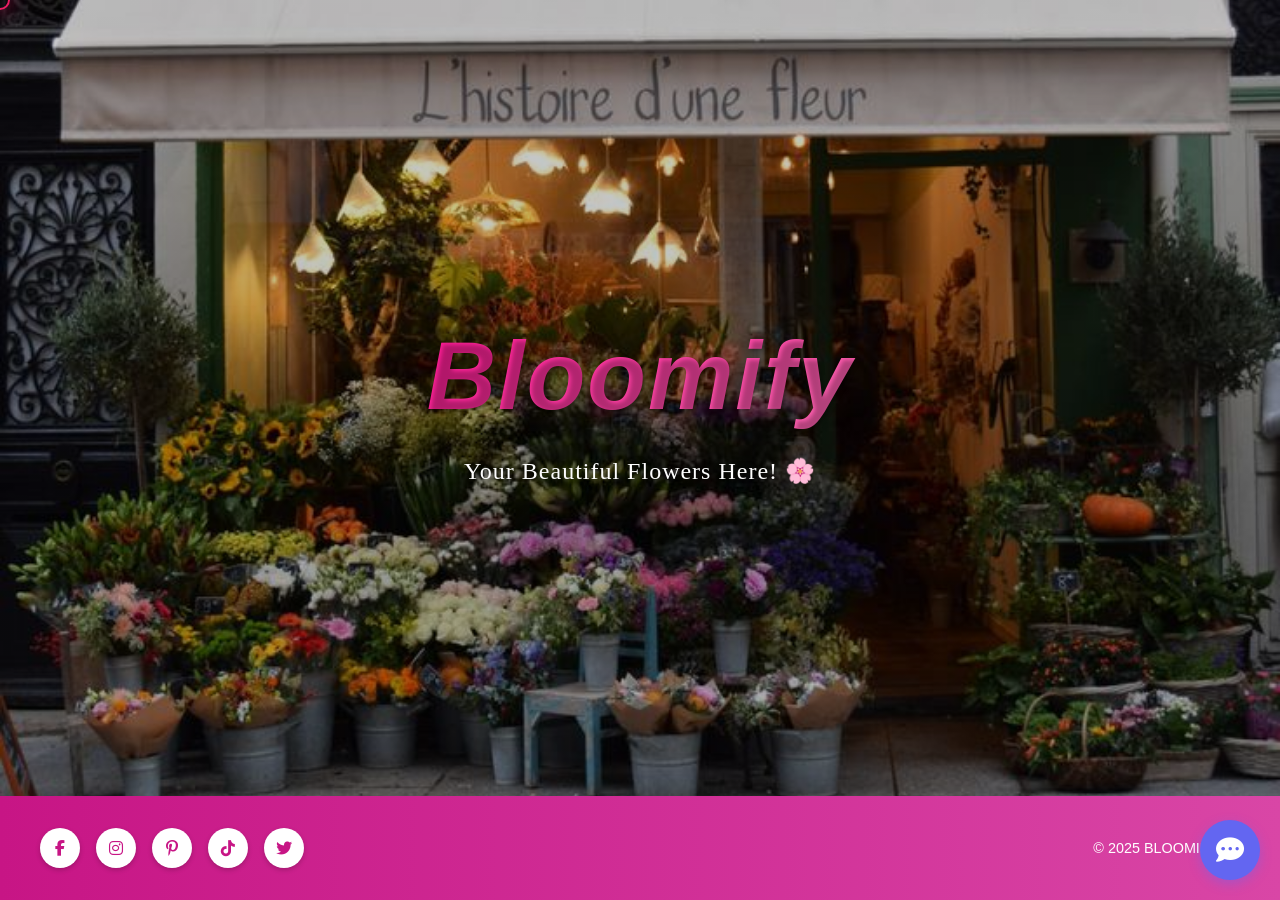
<file: website/index.html>
<!DOCTYPE html>
<html lang="en">
<head>
    <meta charset="UTF-8">
    <meta name="viewport" content="width=device-width, initial-scale=1.0">
    <title>Bloomify - Your Beautiful Flowers Here!</title>
    <link rel="stylesheet" href="index.css">
    <link rel="stylesheet" href="mouse.css">
    <script src="https://code.jquery.com/jquery-3.7.1.min.js"></script>
    <link rel="stylesheet" href="https://cdnjs.cloudflare.com/ajax/libs/font-awesome/6.4.0/css/all.min.css">
    <link rel="icon" href="data:image/svg+xml,<svg xmlns='http://www.w3.org/2000/svg' viewBox='0 0 100 100'><text y='.9em' font-size='90'>🌸</text></svg>">
    
    <style>
        /* Reset dasar agar tampilan rapi di semua browser */
        * { margin: 0; padding: 0; box-sizing: border-box; }

        body {
            font-family: -apple-system, BlinkMacSystemFont, 'Segoe UI', Roboto, 'Helvetica Neue', Arial, sans-serif;
            min-height: 100vh;
            display: flex;
            flex-direction: column;
            background-color: #f0f2f5; /* Warna background abu muda */
        }

        /* --- STYLE TOMBOL CHAT (BUBBLE) --- */
        .chat-btn {
            position: fixed;     /* Agar tetap melayang saat scroll */
            bottom: 20px;
            right: 20px;
            background-color: #6366f1; /* Warna Ungu Utama */
            color: white;
            border: none;
            border-radius: 50%;
            width: 60px;
            height: 60px;
            font-size: 28px;
            cursor: pointer;
            box-shadow: 0 4px 12px rgba(99, 102, 241, 0.4); /* Efek bayangan */
            z-index: 1000;       /* Pastikan tombol selalu di paling depan */
            transition: transform 0.2s; /* Animasi saat diklik */
            display: flex;
            align-items: center;
            justify-content: center;
        }

        .chat-btn:hover {
            transform: scale(1.1); /* Membesar sedikit saat di-hover */
        }

        /* --- STYLE KOTAK CHAT POP-UP --- */
        .chat-popup {
            display: none;       /* Tersembunyi saat pertama kali dibuka */
            position: fixed;     /* Melayang */
            bottom: 90px;        /* Di atas tombol chat */
            right: 20px;
            width: 350px;
            height: 500px;       /* Tinggi fix agar rapi */
            background: white;
            border-radius: 12px;
            box-shadow: 0 5px 20px rgba(0,0,0,0.15);
            flex-direction: column;
            overflow: hidden;
            z-index: 1000;
            border: 1px solid #e5e7eb;
        }

        /* Header (Bagian Atas Chat) */
        .chat-header {
            background: linear-gradient(135deg, #6366f1, #818cf8);
            padding: 15px;
            display: flex;
            justify-content: space-between;
            align-items: center;
            color: white;
            font-weight: bold;
        }

        .close-btn {
            background: none;
            border: none;
            color: white;
            font-size: 18px;
            cursor: pointer;
        }

        .chat-disclaimer {
            background: #fff3cd;
            color: #856404;
            padding: 8px;
            font-size: 11px;
            text-align: center;
            border-bottom: 1px solid #ffeeba;
        }

        /* Body (Tempat percakapan muncul) */
        .chat-body {
            flex: 1;             /* Mengisi sisa ruang */
            overflow-y: auto;    /* Bisa di-scroll jika chat panjang */
            padding: 15px;
            background: #f9fafb;
            display: flex;
            flex-direction: column;
            gap: 12px;
        }

        /* Bubble Pesan */
        .message {
            padding: 10px 14px;
            border-radius: 12px;
            max-width: 80%;
            font-size: 14px;
            line-height: 1.4;
            word-wrap: break-word;
        }

        .bot-message {
            background: white;
            align-self: flex-start; /* Rata Kiri */
            border: 1px solid #e5e7eb;
            color: #374151;
            border-bottom-left-radius: 2px;
        }

        .user-message {
            background: #6366f1;
            color: white;
            align-self: flex-end;   /* Rata Kanan */
            border-bottom-right-radius: 2px;
        }

        /* Footer (Input Box) */
        .chat-footer {
            padding: 15px;
            display: flex;
            border-top: 1px solid #e5e7eb;
            background: white;
            align-items: center;
        }

        .chat-footer input {
            flex: 1;
            padding: 10px 15px;
            border: 1px solid #e5e7eb;
            border-radius: 20px;
            outline: none;
            font-size: 14px;
            background-color: #f9fafb;
        }

        .chat-footer input:focus {
            border-color: #6366f1;
            background-color: white;
        }

        .chat-footer button {
            background: none;
            border: none;
            color: #6366f1;
            font-size: 20px;
            cursor: pointer;
            margin-left: 10px;
            padding: 5px;
            transition: transform 0.2s;
        }
        
        .chat-footer button:hover {
            transform: translateX(3px);
        }
    </style>
</head>

<body>

    <div class="cursor-glow"></div>

    <div class="hero-section">
        <div class="hero-content">
            <a href="home.html" class="logo-link">
                <h1 class="logo" style="letter-spacing: 2px; padding: 10px;">Bloomify</h1>
            </a>
            <p class="tagline" style="font-family: Georgia, serif; letter-spacing: 1px;">Your Beautiful Flowers Here! 🌸</p>
        </div>
    </div>

    <footer class="footer">
        <div class="footer-content">
            <div class="social-icons">
                <a href="#" class="social-icon" aria-label="Facebook" style="box-shadow: 0 2px 5px rgba(0,0,0,0.2);">
                    <i class="fab fa-facebook-f"></i>
                </a>
                <a href="#" class="social-icon" aria-label="Instagram" style="box-shadow: 0 2px 5px rgba(0,0,0,0.2);">
                    <i class="fab fa-instagram"></i>
                </a>
                <a href="#" class="social-icon" aria-label="Pinterest" style="box-shadow: 0 2px 5px rgba(0,0,0,0.2);">
                    <i class="fab fa-pinterest-p"></i>
                </a>
                <a href="#" class="social-icon" aria-label="TikTok" style="box-shadow: 0 2px 5px rgba(0,0,0,0.2);">
                    <i class="fab fa-tiktok"></i>
                </a>
                <a href="#" class="social-icon" aria-label="Twitter" style="box-shadow: 0 2px 5px rgba(0,0,0,0.2);">
                    <i class="fab fa-twitter"></i>
                </a>
            </div>

            <div class="copyright" style="text-transform: uppercase; font-size: 0.9rem;">
                © 2025 Bloomify 💕
            </div>
        </div>

        <div class="sparkle-icon">✨</div>
    </footer>

    <button class="chat-btn" onclick="toggleChat()">
        <i class="fas fa-comment-dots"></i> </button>

    <div class="chat-popup" id="chatWindow">
        <div class="chat-header">
            <span>Open WebUI: tinyllama</span>
            <button class="close-btn" onclick="toggleChat()">✖</button>
        </div>
        
        <div class="chat-disclaimer">
            Please note that AI may display inaccurate information.
        </div>

        <div class="chat-body" id="chatBody">
            <div class="message bot-message">
                Hi <b>Nikita</b>, how can I help you today?
            </div>
        </div>

        <div class="chat-footer">
            <input type="text" id="userInput" placeholder="Type something..." onkeypress="handleEnter(event)">
            <button onclick="sendMessage()">
                <i class="fas fa-paper-plane"></i> </button>
        </div>
    </div>

    <script>
        // 1. Fungsi Buka/Tutup Chat
        function toggleChat() {
            const chatWindow = document.getElementById("chatWindow");
            
            // Cek style saat ini
            if (chatWindow.style.display === "flex") {
                chatWindow.style.display = "none"; // Tutup
            } else {
                chatWindow.style.display = "flex"; // Buka
            }
        }

        // 2. Kirim pesan pakai tombol Enter
        function handleEnter(event) {
            if (event.key === "Enter") {
                sendMessage();
            }
        }

        // 3. Fungsi Tambah Pesan ke Layar
        function addMessage(text, className) {
            const chatBody = document.getElementById("chatBody");
            const div = document.createElement("div");
            div.classList.add("message", className);
            div.innerHTML = text.replace(/\n/g, "<br>"); // Ubah Enter jadi baris baru
            
            chatBody.appendChild(div);
            chatBody.scrollTop = chatBody.scrollHeight; // Auto scroll ke bawah
            return div; // Mengembalikan elemen div agar bisa diedit nanti
        }

        // 4. Fungsi Utama Kirim Pesan
        async function sendMessage() {
            const inputField = document.getElementById("userInput");
            const message = inputField.value.trim();
            
            if (message === "") return; // Jangan kirim kalau kosong

            // Tampilkan pesan User
            addMessage(message, 'user-message');
            inputField.value = ""; // Bersihkan input

            // Tampilkan Loading "Thinking..."
            const loadingDiv = addMessage("Thinking...", 'bot-message');

            try {
                const response = await fetch("http://localhost:11434/api/chat", {
                    method: "POST",
                    headers: { "Content-Type": "application/json" },
                    body: JSON.stringify({
                        model: "tinyllama",
                        messages: [ { role: "user", content: message } ],
                        stream: false
                    })
                });

                if (!response.ok) throw new Error("Gagal koneksi ke Ollama");

                const data = await response.json();

                loadingDiv.remove();

                addMessage(data.message.content, 'bot-message');

            } catch (error) {
                loadingDiv.innerText = "Maaf, saya tidak bisa terhubung ke server AI. Pastikan Docker Ollama berjalan.";
                loadingDiv.style.color = "red";
                console.error(error);
            }
        }
    </script>

    <script src="mouse.js"></script>
</body>
</html>
</file>
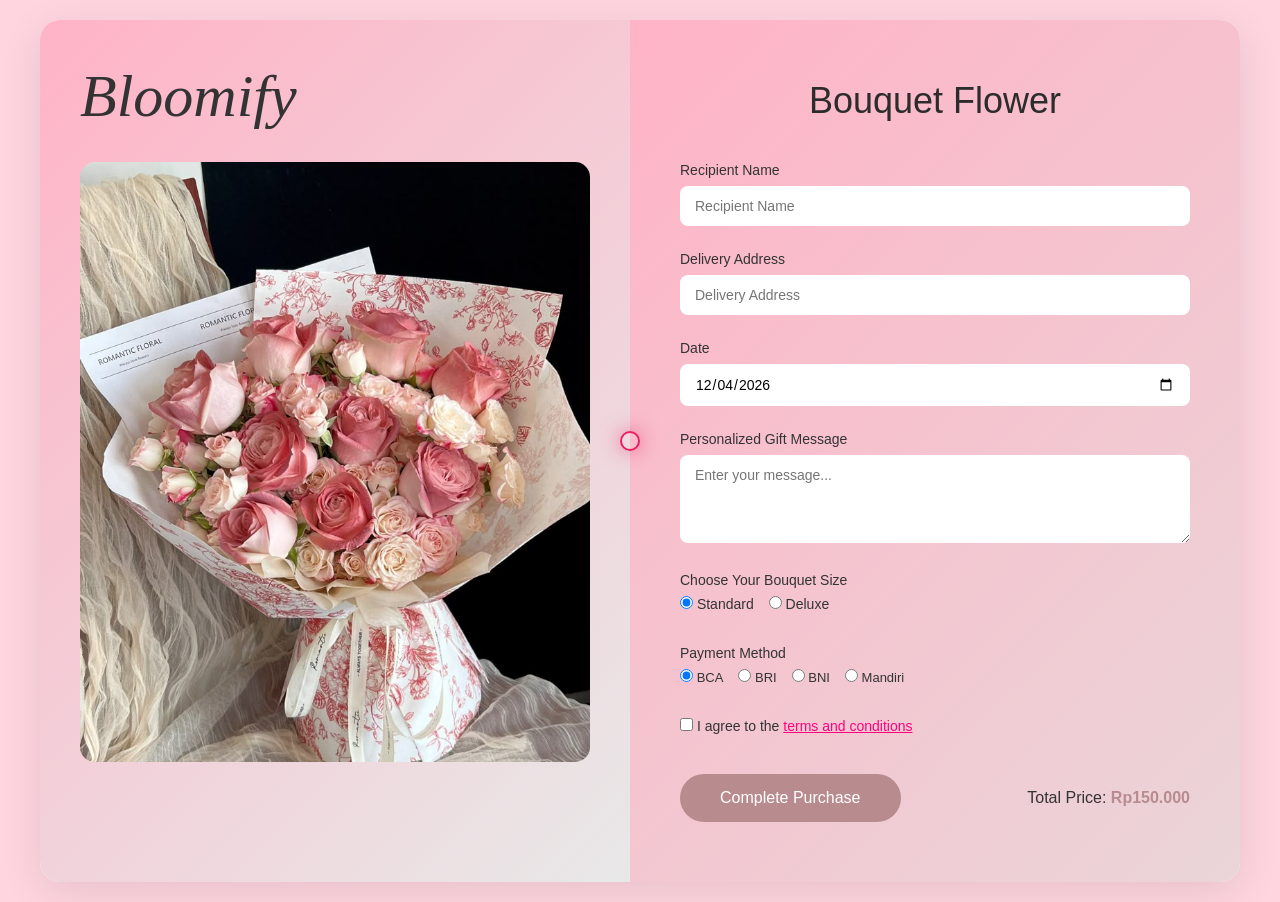
<file: website/confirm.html>
<!DOCTYPE html>
<html lang="en">
<head>
    <meta charset="UTF-8">
    <meta name="viewport" content="width=device-width, initial-scale=1.0">
    <title>Bloomify - Order Confirmation</title>
    <link rel="stylesheet" href="confirm.css">
    <link rel="stylesheet" href="mouse.css">
    <link rel="icon" href="data:image/svg+xml,<svg xmlns='http://www.w3.org/2000/svg' viewBox='0 0 100 100'><text y='.9em' font-size='90'>🌸</text></svg>">
</head>
<body>
    <div class="cursor-glow"></div>

    <button class="back-home-btn" onclick="window.location.href='home.html'">
        ← Back Home
    </button>

    <div class="container confirmation">
        <div class="left-section">
            <h1 class="logo-flora">Bloomify</h1>
            <img src="https://images.unsplash.com/photo-1582794543139-8ac9cb0f7b11?w=800" alt="Beautiful pink bouquet" class="bouquet-image">
        </div>
        
        <div class="right-section confirmation-section">
            <h2 class="confirmation-title">Your Thoughtful<br>Gift is on Its Way!</h2>
            
            <p class="confirmation-text">
                Thank you for your order, <span id="confirmRecipientName">[Recipient's Name]</span>! 
                Your beautiful bouquet from Bloomify's is being prepared with love and care. 
                We're sure it will bring a smile!
            </p>
            
            <p class="delivery-info">
                We'll deliver to <span id="confirmAddress">[Delivery Address]</span> on <span id="confirmDate">[Delivery Date]</span>
            </p>
            
            <div class="order-info">
                <span class="icon">🌸</span>
                <span>Order Confirmation <span id="orderNumber">#Order Number</span></span>
            </div>

        </div>
    </div>

    <script src="https://code.jquery.com/jquery-3.7.1.min.js"></script>
    
    <script src="mouse.js"></script>

    <script src="confirm.js"></script>
</body>
</html>
</file>
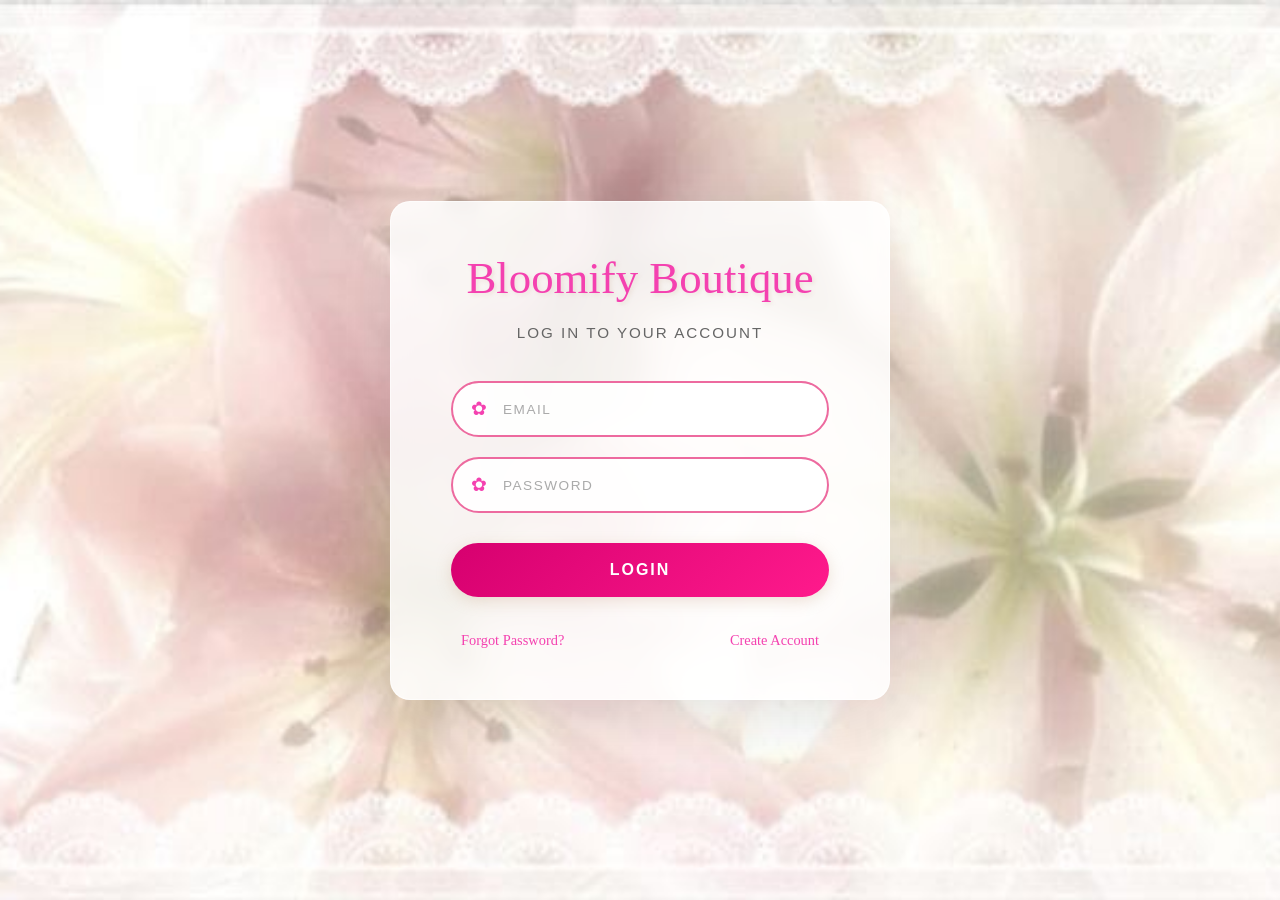
<file: website/home.html>
<!DOCTYPE html>
<html lang="en">
<head>
    <meta charset="UTF-8">
    <meta name="viewport" content="width=device-width, initial-scale=1.0">
    <title>Bloomify - Find The Best Bouquet Flowers</title>
    <link rel="stylesheet" href="home.css">
    <link rel="stylesheet" href="contact.css">
    <link rel="stylesheet" href="mouse.css">
    <link rel="stylesheet" href="scrollbar.css">
    <link rel="preconnect" href="https://fonts.googleapis.com">
    <link rel="preconnect" href="https://fonts.gstatic.com" crossorigin>
    <link href="https://fonts.googleapis.com/css2?family=Playfair+Display:wght@400;600;700&family=Poppins:wght@300;400;500;600&display=swap" rel="stylesheet">
    <link rel="icon" href="data:image/svg+xml,<svg xmlns='http://www.w3.org/2000/svg' viewBox='0 0 100 100'><text y='.9em' font-size='90'>🌸</text></svg>">
</head>
<body>
    <div class="cursor-glow"></div>

    <!-- Side Navigation Bar -->
    <div class="sidebar" id="sidebar">
        <div class="sidebar-header">
            <button class="close-btn" id="closeSidebar">&times;</button>
        </div>
        
        <!-- Account Section -->
        <div class="sidebar-section account-section">
            <div class="account-icon">👤</div>
            <h3>My Account</h3>
            <div class="account-info">
                <p><strong></strong></p>
                <p class="email"></p>
            </div>
            <div class="account-links">
                <a href="profile.html">Profile Settings</a>
                <a href="#logout">Logout</a>
            </div>
        </div>

<!-- Order Tracking Section -->
    <div class="sidebar-section order-section">
        <div class="section-header">
            <span class="icon">📦</span>
            <h3>Order Tracking</h3>
        </div>
        <div class="order-items">
            <!-- Order 1 -->
            <div class="order-item" data-order-id="">
                <div class="order-header">
                    <span class="order-number"></span>
                    <span class="order-date"></span>
                </div>
                <div class="order-product">
                    <p class="product-name"></p>
                </div>
                <div class="order-status">
                    <span class="status-badge order-make"></span>
                </div>
            </div>

            <!-- Order 2 -->
            <div class="order-item" data-order-id="">
                <div class="order-header">
                    <span class="order-number"></span>
                    <span class="order-date"></span>
                </div>
                <div class="order-product">
                    <p class="product-name"></p>
                </div>
                <div class="order-status">
                    <span class="status-badge cancelled"></span>
                </div>
            </div>
        </div>
        <button class="view-all-orders-btn">View All Orders</button>
    </div>

        <!-- Address Section -->
        <div class="sidebar-section address-section">
            <div class="section-header">
                <span class="icon">📍</span>
                <h3>Delivery Address</h3>
            </div>
            <div class="address-content">
                <div class="saved-address active">
                    <h4>Home</h4>
                    <p>123 Blossom Street</p>
                    <p>Flower City, FC 12345</p>
                    <p>Phone: (555) 123-4567</p>
                </div>
                <div class="saved-address">
                    <h4>Work</h4>
                    <p>456 Garden Avenue</p>
                    <p>Flower City, FC 12345</p>
                    <p>Phone: (555) 987-6543</p>
                </div>
                <button class="add-address-btn">+ Add New Address</button>
            </div>
        </div>
    </div>

    <!-- Overlay -->
    <div class="sidebar-overlay" id="sidebarOverlay"></div>

    <!-- Navigation -->
    <nav class="navbar">
        <div class="navbar-left">
            <button class="menu-icon" id="menuIcon">
                <span></span>
                <span></span>
                <span></span>
            </button>
            <span class="logo">🌸 Bloomify</span>
        </div>
        <div class="navbar-right">
            <a href="#home" class="nav-link1 active">Home</a>
            <a href="#seasonal" class="nav-link1">Seasonal</a>
            <a href="#about" class="nav-link1">About</a>
            <a href="#contact" class="nav-link1">Contact</a>
        </div>
    </nav>

    <!-- HOME SECTION -->
    <section id="home" class="page-section active">
        <header class="hero">
            <div class="hero-overlay"></div>
            <div class="hero-content">
                <h1>Bloomify</h1>
                <p>Find The Best Bouquet Flowers Here! 💐</p>
            </div>
        </header>

            <div class="card-container">
            <div class="card">
                <img src="images/bouquet1.jpg" alt="Pink-White Rose Bouquet">
                <h3>Pink White Rose Bouquet</h3>
                <p class="desc">Whimsical love and tender affection</p>
                <p class="price">Rp 150.000 ~ Rp 350.000</p>
                <a href="purchase.html?id=1"><button class="purchase-btn1">Purchase Now</button></a>
            </div>

            <div class="card">
                <img src="images/bouquet2.jpg" alt="Sun Flower Bouquet">
                <h3>Sun Flower Bouquet</h3>
                <p class="desc">Gentle love and happiness</p>
                <p class="price">Rp 200.000 ~ Rp 420.000</p>
                <a href="purchase.html?id=2"><button class="purchase-btn1">Purchase Now</button></a>
            </div>

            <div class="card">
                <img src="images/bouquet3.jpg" alt="Gerbera Joy Bouquet">
                <h3>Gerbera Joy Bouquet</h3>
                <p class="desc">Purity and fresh beginnings</p>
                <p class="price">Rp 150.000 ~ Rp 280.000</p>
                <a href="purchase.html?id=3"><button class="purchase-btn1">Purchase Now</button></a>
            </div>

            <div class="card">
                <img src="images/bouquet4.jpg" alt="Bloom Harmony Bouquet">
                <h3>Bloom Harmony</h3>
                <p class="desc">Joy and devoted friendship</p>
                <p class="price">Rp 225.000 ~ Rp 450.000</p>
                <a href="purchase.html?id=4"><button class="purchase-btn1">Purchase Now</button></a>
            </div>

            <div class="card">
                <img src="images/bouquet5.jpg" alt="Dreams Bouquet">
                <h3>Dreams Bouquet</h3>
                <p class="desc">Sunshine and innocence</p>
                <p class="price">Rp 150.000 ~ Rp 270.000</p>
                <a href="purchase.html?id=5"><button class="purchase-btn1">Purchase Now</button></a>
            </div>

            <div class="card">
                <img src="images/bouquet6.jpg" alt="Pink Tulip Bouquet">
                <h3>Pink Tulip Bouquet</h3>
                <p class="desc">Deep admiration and gratitude</p>
                <p class="price">Rp 180.000 ~ Rp 250.000</p>
                <a href="purchase.html?id=6"><button class="purchase-btn1">Purchase Now</button></a>
            </div>

            <div class="card">
                <img src="images/bouquet7.jpg" alt="Exotic Orchid Bouquet">
                <h3>Exotic Orchid</h3>
                <p class="desc">Cheerfulness and fresh starts</p>
                <p class="price">Rp 150.000 ~ Rp 220.000</p>
                <a href="purchase.html?id=7"><button class="purchase-btn1">Purchase Now</button></a>
            </div>

            <div class="card">
                <img src="images/bouquet8.jpg" alt="White Rose Bouquet">
                <h3>White Rose Bouquet</h3>
                <p class="desc">Perfect love and caring</p>
                <p class="price">Rp 200.000 ~ 350.000</p>
                <a href="purchase.html?id=8"><button class="purchase-btn1">Purchase Now</button></a>
            </div>

            <div class="card">
                <img src="images/bouquet9.jpg" alt="Sparkle Bouquet">
                <h3>Sparkle Bouquet</h3>
                <p class="desc">Refined beauty and timeless elegance</p>
                <p class="price">Rp 350.000 ~ Rp 520.000</p>
                <a href="purchase.html?id=9"><button class="purchase-btn1">Purchase Now</button></a>
            </div>

            <div class="card">
                <img src="images/bouquet10.jpg" alt="Bloom White Tulip Bouquet">
                <h3>Bloom White Tulip Bouquet</h3>
                <p class="desc">Loyalty and unwavering gratitude</p>
                <p class="price">Rp 150.000 ~ 270.000</p>
                <a href="purchase.html?id=10"><button class="purchase-btn1">Purchase Now</button></a>
            </div>
        </div>
    </section>

    <!-- SEASONAL SECTION -->
    <section id="seasonal" class="page-section">
        <div class="seasonal-hero">
            <div class="hero-overlay"></div>
            <div class="seasonal-hero-content">
                <h1 class="fade-in">Seasonal Collections</h1>
                <p class="subtitle fade-in-delay">Discover the Perfect Blooms for Every Season</p>
            </div>
            <div class="floating-petals">
                <span class="petal">🌸</span>
                <span class="petal">🌺</span>
                <span class="petal">🌼</span>
                <span class="petal">🌷</span>
                <span class="petal">🌹</span>
            </div>
        </div>

        <div class="availability-section">
            <div class="container">
                <h2 class="section-title">Seasonal Flower Availability</h2>
                <p class="section-intro">Plan ahead with our seasonal flower calendar. Each season brings unique blooms at their peak freshness and beauty.</p>
                
                <div class="table-wrapper">
                    <table class="seasonal-table">
                        <thead>
                            <tr>
                                <th>Season</th>
                                <th>Available Flowers</th>
                                <th>Peak Months</th>
                                <th>Availability</th>
                            </tr>
                        </thead>
                        <tbody>
                            <tr>
                                <td data-label="Season"><strong>🌸 Spring</strong></td>
                                <td data-label="Available Flowers">Tulips, Cherry Blossoms, Daffodils, Hyacinths</td>
                                <td data-label="Peak Months">March - May</td>
                                <td data-label="Availability"><span class="status coming">Coming Soon</span></td>
                            </tr>
                            <tr>
                                <td data-label="Season"><strong>☀️ Summer</strong></td>
                                <td data-label="Available Flowers">Sunflowers, Lilies, Roses, Dahlias</td>
                                <td data-label="Peak Months">June - August</td>
                                <td data-label="Availability"><span class="status coming">Coming Soon</span></td>
                            </tr>
                            <tr>
                                <td data-label="Season"><strong>🍂 Autumn</strong></td>
                                <td data-label="Available Flowers">Chrysanthemums, Marigolds, Asters, Zinnias</td>
                                <td data-label="Peak Months">September - November</td>
                                <td data-label="Availability"><span class="status limited">Limited</span></td>
                            </tr>
                            <tr>
                                <td data-label="Season"><strong>❄️ Winter</strong></td>
                                <td data-label="Available Flowers">Poinsettias, Amaryllis, Orchids, Carnations</td>
                                <td data-label="Peak Months">December - February</td>
                                <td data-label="Availability"><span class="status available">In Season</span></td>
                            </tr>
                        </tbody>
                    </table>
                </div>
            </div>
        </div>

        <div class="season-detail winter-section">
            <div class="container">
                <div class="season-content">
                    <div class="season-text">
                        <h2>❄️ Winter Collection</h2>
                        <p class="season-description">Welcome the season of quiet wonder with our radiant winter blooms. Each flower reflects resilience, hope, and the fresh beginnings that arise even in the heart of winter.</p>
                        
                        <div class="lists-container">
                            <div class="list-box">
                                <h3>Top Winter Arrangements</h3>
                                <ol class="styled-ordered-list">
                                    <li>
                                        <strong>Snowlit Evergreen Whisper</strong>
                                        <p>A cool-toned bouquet with white roses, hellebores (often called the Christmas rose), and silvery-blue eryngium to give an icy, frosted look. Soft evergreen foliage such as pine or fir and a touch of white berries complete the wintry, woodland feel.</p>
                                    </li>
                                    <li>
                                        <strong>Crimson Hearth Glow</strong>
                                        <p>A rich, warm mix of deep red amaryllis, classic red roses, and burgundy chrysanthemums for a cozy “by the fireplace” vibe. Dark greenery and red hypericum berries add texture and warmth, making it perfect for December or holiday gifting.</p>
                                    </li>
                                    <li>
                                        <strong>Frosted Moonlight Roses</strong>
                                        <p>A mostly white bouquet of roses, lisianthus, and ranunculus, highlighting soft, layered petals that feel romantic against a snowy backdrop. Accents of dusty miller or eucalyptus bring in a frosty silver tone that suits evening winter events.</p>
                                    </li>
                                    <li>
                                        <strong>Nordic Berry Woodland</strong>
                                        <p>This bouquet mixes creamy roses with hypericum berries and seasonal greenery like holly or pine, giving a rustic, forest-inspired look. The contrast of pale blooms with red berries and deep green foliage feels both festive and natural.</p>
                                    </li>
                                </ol>
                            </div>
                            
                            <div class="list-box">
                                <h3>Winter Care Essentials</h3>
                                <ul class="styled-unordered-list">
                                    <li>Water plants only when the top soil feels dry to avoid overwatering in winter.</li>
                                    <li>Place flowers where they receive the most natural light, such as near bright windows.</li>
                                    <li>Boost humidity around plants with a humidifier, pebble tray, or by grouping them together.</li>
                                    <li>Shield outdoor flowers from frost with mulch, covers, or protective cloths.</li>
                                    <li>Fertilize lightly and less often, since growth naturally slows in colder months.</li>
                                    <li>Regularly remove dead leaves and spent blooms to keep plants healthy and prevent disease.</li>
                                </ul>
                            </div>
                        </div>
                    </div>
                </div>
            </div>
        </div>

        <div class="season-detail autumn-section">
            <div class="container">
                <div class="season-content reverse">
                    <div class="season-text">
                        <h2>🌸 Autumn Collection</h2>
                        <p class="season-description">We welcomed the passing autumn with our warm, earthy blooms. Each flower captured the quiet beauty of the season gone by and the strength found in embracing change.</p>
                        
                        <div class="lists-container">
                            <div class="list-box">
                                <h3>Autumn Arrangements</h3>
                                <ol class="styled-ordered-list">
                                    <li>
                                        <strong>Chrysanthemum Glory Bouquet</strong>
                                        <p>A stunning display of burgundy, orange, and golden chrysanthemums arranged in a rustic autumn style. Perfect for Thanksgiving celebrations and fall gatherings.</p>
                                    </li>
                                    <li>
                                        <strong>Harvest Moon Collection</strong>
                                        <p>Warm-toned marigolds mixed with deep red dahlias create a cozy, harvest-inspired arrangement that captures the essence of autumn evenings.</p>
                                    </li>
                                    <li>
                                        <strong>Autumn Sunset Bouquet</strong>
                                        <p>Rich copper and amber zinnias paired with burnt orange asters for a breathtaking gradient effect reminiscent of fall sunsets.</p>
                                    </li>
                                    <li>
                                        <strong>Rustic Fall Garden</strong>
                                        <p>A charming combination of mixed autumn blooms with wheat stalks, dried leaves, and seasonal berries for a natural, countryside feel.</p>
                                    </li>
                                </ol>
                            </div>
                            
                            <div class="list-box">
                                <h3>Autumn Care Essentials</h3>
                                <ul class="styled-unordered-list">
                                    <li>Keep flowers away from cold drafts and heating vents</li>
                                    <li>Change water every 2-3 days to prevent bacteria buildup</li>
                                    <li>Trim stems regularly for better water absorption</li>
                                    <li>Remove wilted blooms and fallen leaves promptly</li>
                                    <li>Use lukewarm water instead of cold water</li>
                                </ul>
                            </div>
                        </div>
                    </div>
                </div>
            </div>
        </div>

        <div class="why-seasonal">
            <div class="container">
                <h2 class="section-title">Why Choose Seasonal Flowers?</h2>
                <div class="benefits-grid">
                    <div class="benefit-card">
                        <div class="benefit-icon">🌱</div>
                        <h3>Peak Freshness</h3>
                        <p>Flowers in season are at their natural peak, ensuring maximum freshness and longevity in your arrangement.</p>
                    </div>
                    <div class="benefit-card">
                        <div class="benefit-icon">💰</div>
                        <h3>Better Value</h3>
                        <p>Seasonal blooms are more abundant and locally sourced, offering you premium quality at the best prices.</p>
                    </div>
                    <div class="benefit-card">
                        <div class="benefit-icon">🌍</div>
                        <h3>Eco-Friendly</h3>
                        <p>Supporting seasonal flowers reduces carbon footprint from long-distance shipping and promotes sustainable farming.</p>
                    </div>
                    <div class="benefit-card">
                        <div class="benefit-icon">🎨</div>
                        <h3>Natural Beauty</h3>
                        <p>Each season brings unique colors and textures that reflect nature's perfect timing and artistry.</p>
                    </div>
                </div>
            </div>
        </div>
    </section>

    <!-- ABOUT SECTION -->
    <section id="about" class="page-section">
        <div class="about-hero">
            <div class="hero-overlay"></div>
            <div class="about-hero-content">
                <h1 class="fade-in">About Bloomify Flowers</h1>
                <p class="subtitle fade-in-delay">Where Every Petal Tells a Story</p>
            </div>
            <div class="floating-petals">
                <span class="petal">🌸</span>
                <span class="petal">🌺</span>
                <span class="petal">🌼</span>
                <span class="petal">🌷</span>
                <span class="petal">🌹</span>
            </div>
        </div>

        <div class="our-story">
            <div class="container">
                <div class="story-content">
                    <div class="story-text">
                        <h2>Our Story</h2>
                        <p>Welcome to Bloomify Flowers – where beauty blooms in every petal. Founded with love and passion for nature, we bring you the finest selection of fresh flowers to brighten every moment of your life.</p>
                        <p>What started as a small neighborhood flower stand has blossomed into a beloved destination for those seeking the perfect arrangement. Each bouquet we create is crafted with care, attention to detail, and a deep appreciation for the natural beauty of flowers.</p>
                    </div>
                    <div class="story-image">
                        <div class="image-frame">
                            <img src="images/Toko Bunga.jpg" alt="Bloomify Flower Shop" onerror="this.style.display='none'">
                        </div>
                    </div>
                </div>
            </div>
        </div>

        <div class="mission-section">
            <div class="container">
                <div class="mission-card">
                    <div class="mission-icon">🌺</div>
                    <h2>Our Mission</h2>
                    <p>At Bloomify, our mission is to make every occasion more special through the art of floral design. We believe that flowers have the power to express emotions, celebrate love, and bring happiness to everyone.</p>
                </div>
            </div>
        </div>

        <div class="values-section">
            <div class="container">
                <h2 class="section-title">What We Stand For</h2>
                <div class="values-grid">
                    <div class="value-card">
                        <div class="value-icon">✨</div>
                        <h3>Quality First</h3>
                        <p>We source only the freshest, most beautiful flowers from trusted growers to ensure lasting beauty.</p>
                    </div>
                    <div class="value-card">
                        <div class="value-icon">💐</div>
                        <h3>Personal Touch</h3>
                        <p>Every arrangement is handcrafted with care and customized to suit your unique needs and occasions.</p>
                    </div>
                    <div class="value-card">
                        <div class="value-icon">🌿</div>
                        <h3>Sustainability</h3>
                        <p>We're committed to eco-friendly practices and supporting local, sustainable flower farming.</p>
                    </div>
                    <div class="value-card">
                        <div class="value-icon">🎨</div>
                        <h3>Creative Design</h3>
                        <p>Our talented florists blend artistry with nature to create stunning, one-of-a-kind arrangements.</p>
                    </div>
                </div>
            </div>
        </div>

    </section>

    <!-- CONTACT SECTION -->
    <section id="contact" class="page-section">
        <div class="contact">
            <div class="floating-petals">
                <span class="petal">🌸</span>
                <span class="petal">🌺</span>
                <span class="petal">🌷</span>
                <span class="petal">🌹</span>
                <span class="petal">🌻</span>
            </div>

            <div class="contact-header">
                <h2>Get In Touch</h2>
                <p class="contact-subtitle">We'd love to hear from you!</p>
            </div>

            <!-- Contact Form -->
            <div class="contact-form-container">
                <form class="contact-form">
                    <div class="form-row">
                        <div class="input-group">
                            <label for="contact-name">Full Name *</label>
                            <input type="text" id="contact-name" name="name" placeholder="Enter your name" required>
                        </div> 
                        <div class="input-group">
                            <label for="contact-email">Email Address *</label>
                            <input type="email" id="contact-email" name="email" placeholder="your@email.com" required>
                        </div>
                    </div>

                    <div class="form-row">
                        <div class="input-group">
                            <label for="contact-phone">Phone Number (Optional)</label>
                            <input type="tel" id="contact-phone" name="phone" placeholder="+62 812-3456-7890">
                        </div>
                        <div class="input-group">
                            <label for="contact-subject">Subject *</label>
                            <input type="text" id="contact-subject" name="subject" placeholder="What's this about?" required>
                        </div>
                    </div>

                    <div class="input-group">
                     <label for="contact-message">Your Message *</label>
                        <textarea id="contact-message" name="message" rows="6" placeholder="Tell us what's on your mind..." maxlength="500" required></textarea>
                        <div class="char-counter">0 / 500</div>
                    </div>

                    <button type="submit" class="submit-button">
                        <span>Send Message</span>
                        <span class="button-icon">✉️</span>
                    </button>
                </form>
            </div>

            <!-- Contact Info Cards -->
            <div class="contact-info-cards">
                <div class="info-card">
                    <div class="icon-wrapper">📧</div>
                    <h3>Email Us</h3>
                    <p>hello@bloomify.com</p>
                </div>
                <div class="info-card">
                    <div class="icon-wrapper">📞</div>
                    <h3>Call Us</h3>
                    <p>(555)123-4567</p>
                </div>
                <div class="info-card">
                    <div class="icon-wrapper">📍</div>
                    <h3>Visit Us</h3>
                    <p>Jl. Mawar No. 12<br>Jakarta, Indonesia</p>
                </div>
            </div>
        </div>
    </section>

    <!-- FOOTER -->
    <footer>
        <div class="footer-content">
            <div class="footer-section">
                <h3>🌸 Bloomify</h3>
                <p>Spreading joy, one bouquet at a time</p>
            </div>
            <div class="footer-section">
                <h4>Contact Us</h4>
                <p>📧 hello@bloomify.com</p>
                <p>📞 (555) 123-4567</p>
            </div>
        </div>
        <div class="footer-bottom">
            <p>&copy; 2025 Bloomify Flowers | Crafted with 💕 for flower lovers</p>
        </div>
    </footer>

    <script src="https://code.jquery.com/jquery-3.7.1.min.js"></script>

    <script src="home.js"></script>

    <script src="contact.js"></script>
    
    <script src="mouse.js"></script>
</body>
</file>
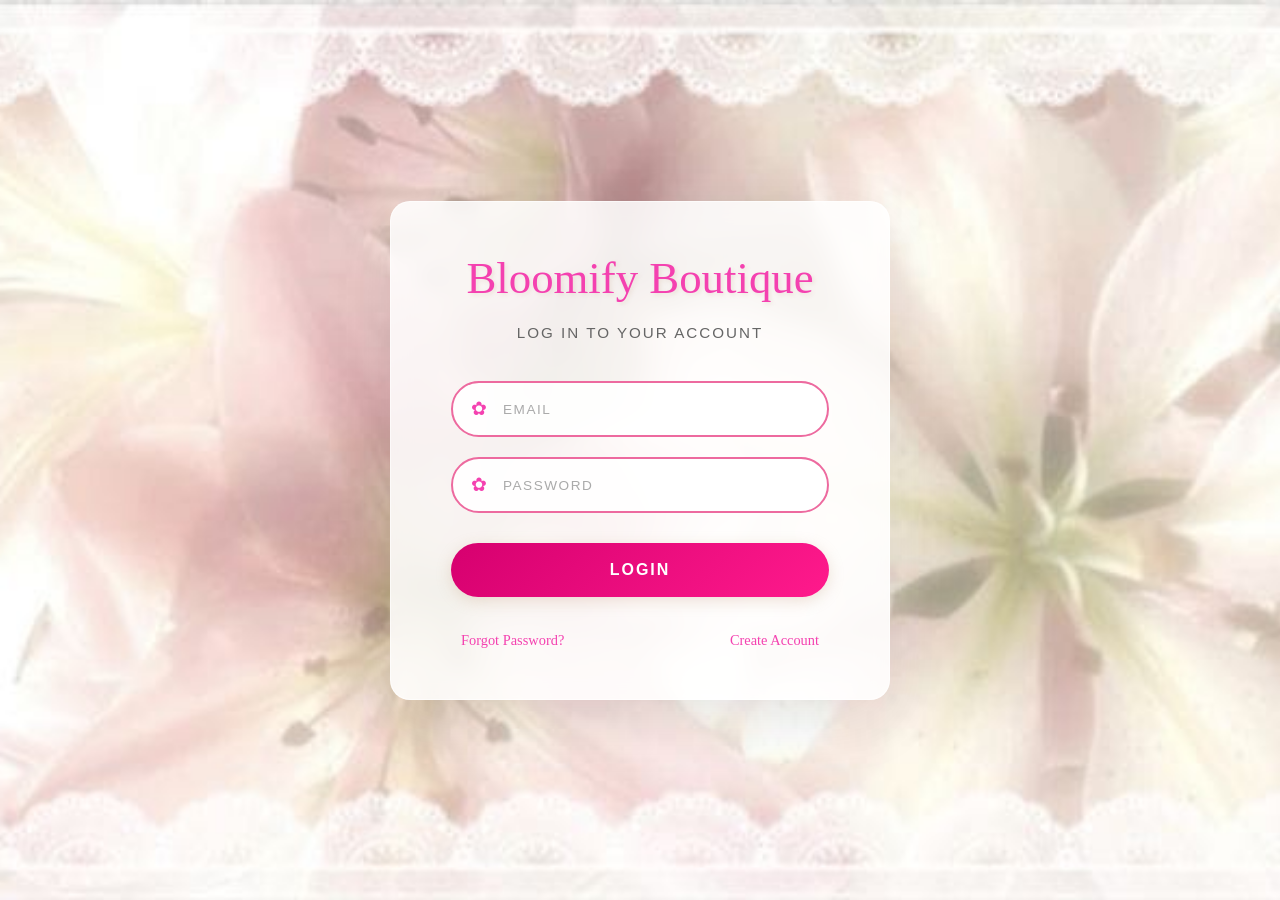
<file: website/login.html>
<!DOCTYPE html>
<html lang="en">
<head>
    <meta charset="UTF-8">
    <meta name="viewport" content="width=device-width, initial-scale=1.0">
    <title>Bloomify Boutique - Login</title>
    <link rel="stylesheet" href="login.css">
    <link rel="icon" href="data:image/svg+xml,<svg xmlns='http://www.w3.org/2000/svg' viewBox='0 0 100 100'><text y='.9em' font-size='90'>🌸</text></svg>">
</head>
<body>
    <div class="background"></div>
    
    <div class="container">
        <div class="login-card">
            <h1 class="title">Bloomify Boutique</h1>
            <h2 class="subtitle">LOG IN TO YOUR ACCOUNT</h2>
            
            <form class="login-form">
                <div class="input-group">
                    <span class="icon">✿</span>
                    <input type="email" placeholder="EMAIL" class="input-field" required>
                </div>
                
                <div class="input-group">
                    <span class="icon">✿</span>
                    <input type="password" placeholder="PASSWORD" class="input-field" required>
                </div>
                
                <button type="submit" class="login-button">LOGIN</button>
                
                <div class="links">
                    <a href="resetpass.html" class="link">Forgot Password?</a>
                    <a href="signup.html" class="link">Create Account</a>
                </div>
            </form>
        </div>

    <script src="https://code.jquery.com/jquery-3.7.1.min.js"></script>

    <script src="login.js"></script>
</body>
</html>
</file>
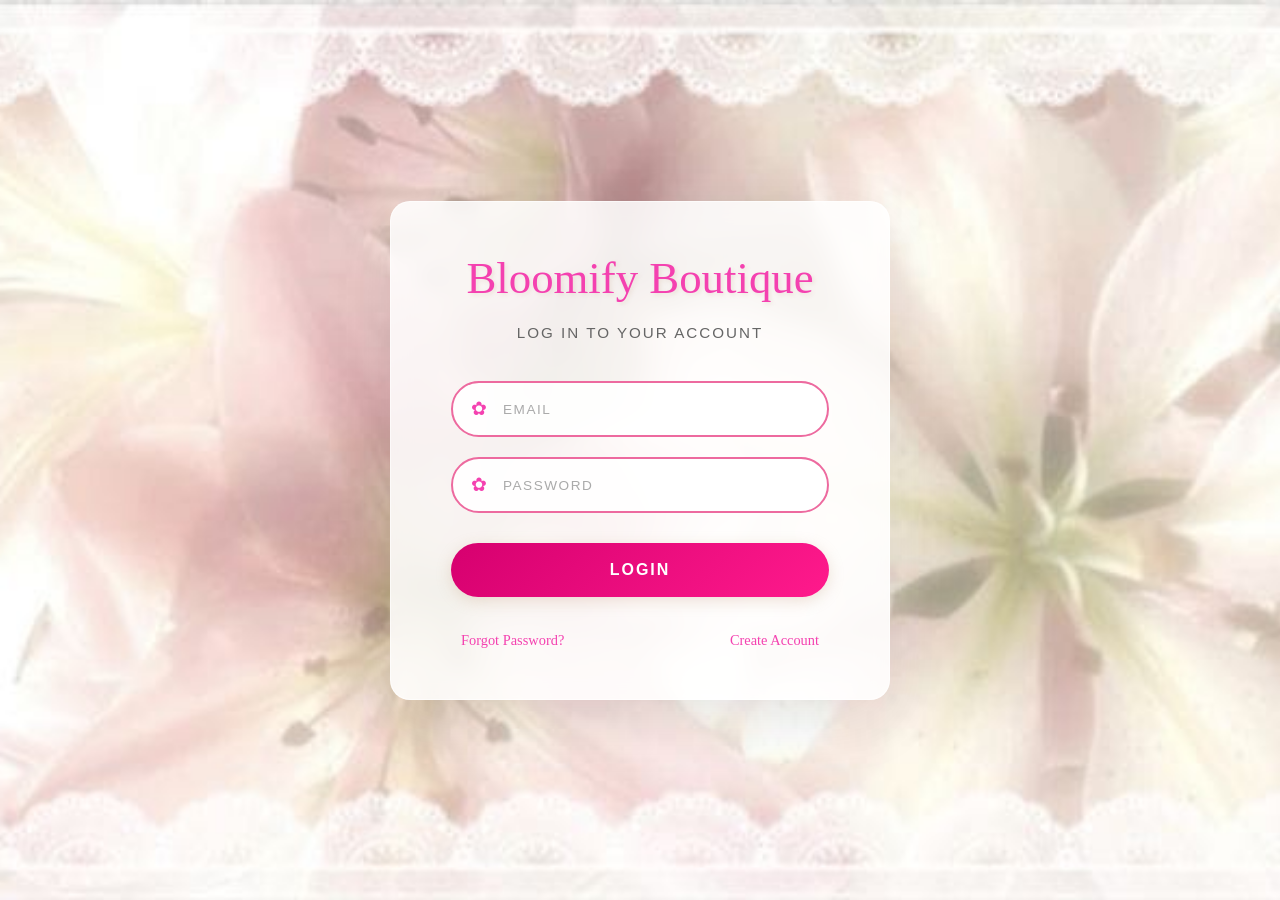
<file: website/orders.html>
<!DOCTYPE html>
<html lang="en">
<head>
    <meta charset="UTF-8">
    <meta name="viewport" content="width=device-width, initial-scale=1.0">
    <title>My Orders - Bloomify</title>
    <link rel="stylesheet" href="home.css">
    <link rel="stylesheet" href="orders.css">
    <link rel="stylesheet" href="mouse.css">
    <link rel="stylesheet" href="scrollbar.css">
    <link rel="preconnect" href="https://fonts.googleapis.com">
    <link rel="preconnect" href="https://fonts.gstatic.com" crossorigin>
    <link href="https://fonts.googleapis.com/css2?family=Playfair+Display:wght@400;600;700&family=Poppins:wght@300;400;500;600&display=swap" rel="stylesheet">
    <link rel="icon" href="data:image/svg+xml,<svg xmlns='http://www.w3.org/2000/svg' viewBox='0 0 100 100'><text y='.9em' font-size='90'>🌸</text></svg>">
</head>
<body>
    <div class="cursor-glow"></div>

    <!-- Orders Content -->
    <section class="orders-section">
        <div class="container"></div>

            <!-- Filters and Search -->
            <div class="orders-controls">
                <div class="search-box">
                    <span class="search-icon">🔍</span>
                    <input type="text" id="searchOrders" placeholder="Search by order ID or product name...">
                </div>
                
                <div class="filter-group">
                    <label for="statusFilter">Status:</label>
                    <select id="statusFilter">
                        <option value="all">All Orders</option>
                        <option value="order-make">Order Make</option>
                        <option value="production">Production</option>
                        <option value="shipping">Shipping</option>
                        <option value="delivered">Delivered</option>
                        <option value="cancelled">Cancelled</option>
                    </select>
                </div>

                <div class="filter-group">
                    <label for="sortBy">Sort By:</label>
                    <select id="sortBy">
                        <option value="newest">Newest First</option>
                        <option value="oldest">Oldest First</option>
                        <option value="price-high">Price: High to Low</option>
                        <option value="price-low">Price: Low to High</option>
                    </select>
                </div>
            </div>

            <!-- Orders List -->
            <div class="orders-list" id="ordersList">
                <!-- Orders will be dynamically loaded here -->
            </div>

            <!-- Empty State -->
            <div class="empty-orders" id="emptyState" style="display: none;">
                <div class="empty-icon">📦</div>
                <h3>No Orders Found</h3>
                <p>You haven't placed any orders yet or no orders match your filters.</p>
                <a href="home.html#home" class="shop-now-btn">Start Shopping</a>
            </div>
        </div>
    </section>

    <!-- Order Detail Modal -->
    <div class="modal" id="orderDetailModal">
        <div class="modal-overlay"></div>
        <div class="modal-content">
            <button class="modal-close" id="closeModal">&times;</button>
            <div class="modal-body" id="modalBody">
                <!-- Order details will be loaded here -->
            </div>
        </div>
    </div>

    <!-- Footer -->
    <footer>
        <div class="footer-content">
            <div class="footer-section">
                <h3>🌸 Bloomify</h3>
                <p>Spreading joy, one bouquet at a time</p>
            </div>
            <div class="footer-section">
                <h4>Contact Us</h4>
                <p>📧 hello@bloomify.com</p>
                <p>📞 (555) 123-4567</p>
            </div>
        </div>
        <div class="footer-bottom">
            <p>&copy; 2025 Bloomify Flowers | Crafted with 💕 for flower lovers</p>
        </div>
    </footer>

    <script src="https://code.jquery.com/jquery-3.7.1.min.js"></script>
    <script src="orders.js"></script>
    <script src="mouse.js"></script>
</body>
</html>
</file>
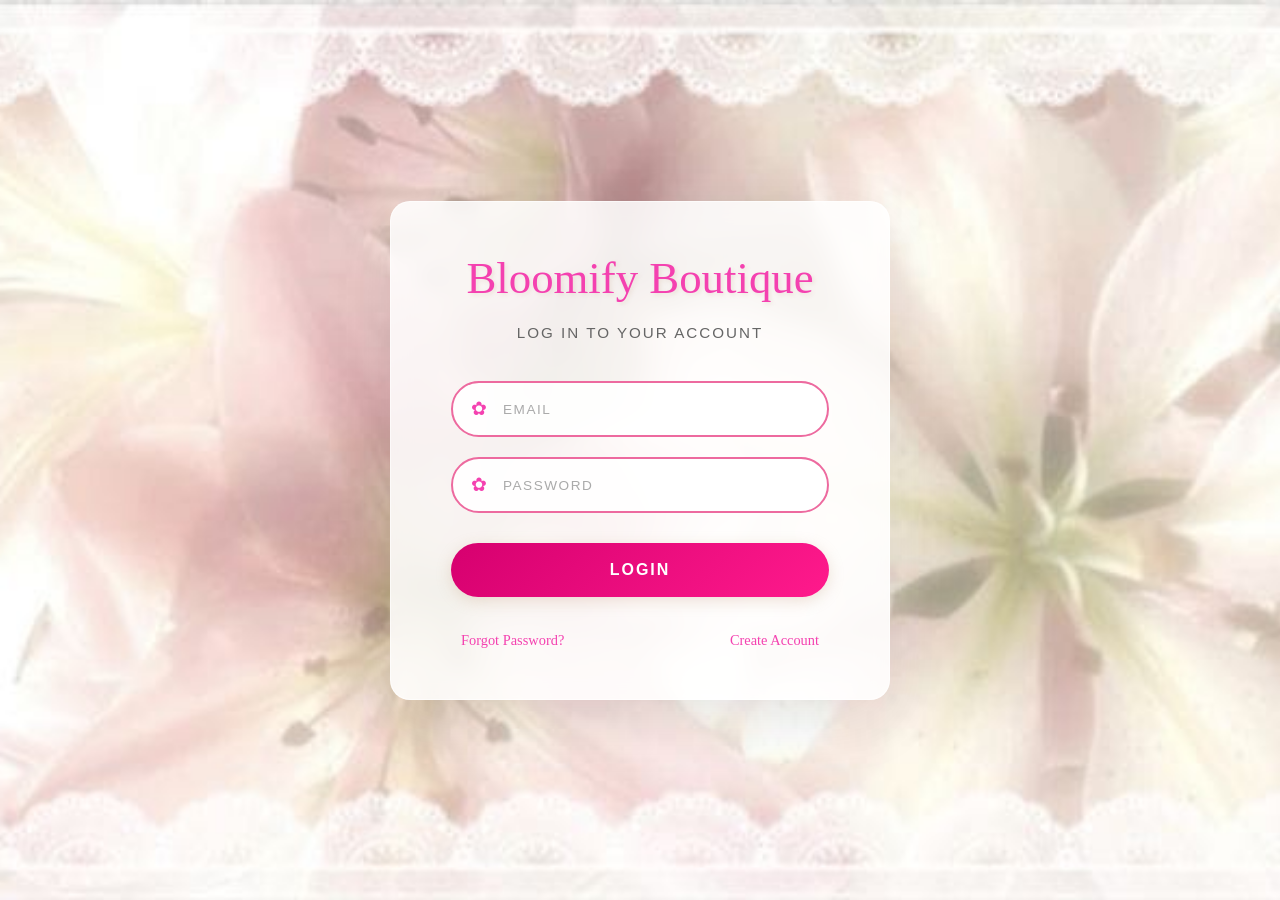
<file: website/profile.html>
<!DOCTYPE html>
<html lang="en">
<head>
    <meta charset="UTF-8">
    <meta name="viewport" content="width=device-width, initial-scale=1.0">
    <title>Profile Settings - Bloomify</title>
    <link rel="stylesheet" href="profile.css">
    <link rel="stylesheet" href="mouse.css">
    <link rel="icon" href="data:image/svg+xml,<svg xmlns='http://www.w3.org/2000/svg' viewBox='0 0 100 100'><text y='.9em' font-size='90'>🌸</text></svg>">
</head>
<body>
    <div class="cursor-glow"></div>

    <div class="container">
        <h1>Profile Settings</h1>
        
        <div class="profile-section">
            <div class="profile-picture">
                <div class="flower-frame">
                    <img src="https://via.placeholder.com/150" alt="Profile Picture" id="profileImg">
                </div>
                <input type="file" id="photoUpload" accept="image/*" style="display: none;">
                <button class="upload-btn" id="uploadBtn">Upload Photo</button>
            </div>
            
            <div class="form-section">
                <div class="form-group">
                    <label for="name">Name:</label>
                    <input type="text" id="name" placeholder="Enter your full name">
                </div>
                
                <div class="form-group">
                    <label for="email">Email:</label>
                    <input type="email" id="email" placeholder="your@email.com" readonly>
                </div>
                
                <div class="form-group">
                    <label for="phone">Phone Number:</label>
                    <input type="tel" id="phone" placeholder="Enter phone number">
                </div>
                
                <div class="button-group">
                    <button class="save-btn" id="saveBtn">Save Changes</button>
                    <button class="cancel-btn" id="cancelBtn">Back to Home</button>
                </div>
            </div>
        </div>
    </div>

    <script src="https://code.jquery.com/jquery-3.7.1.min.js"></script>
    <script src="mouse.js"></script>
    <script src="profile.js"></script>
</body>
</html>
</file>
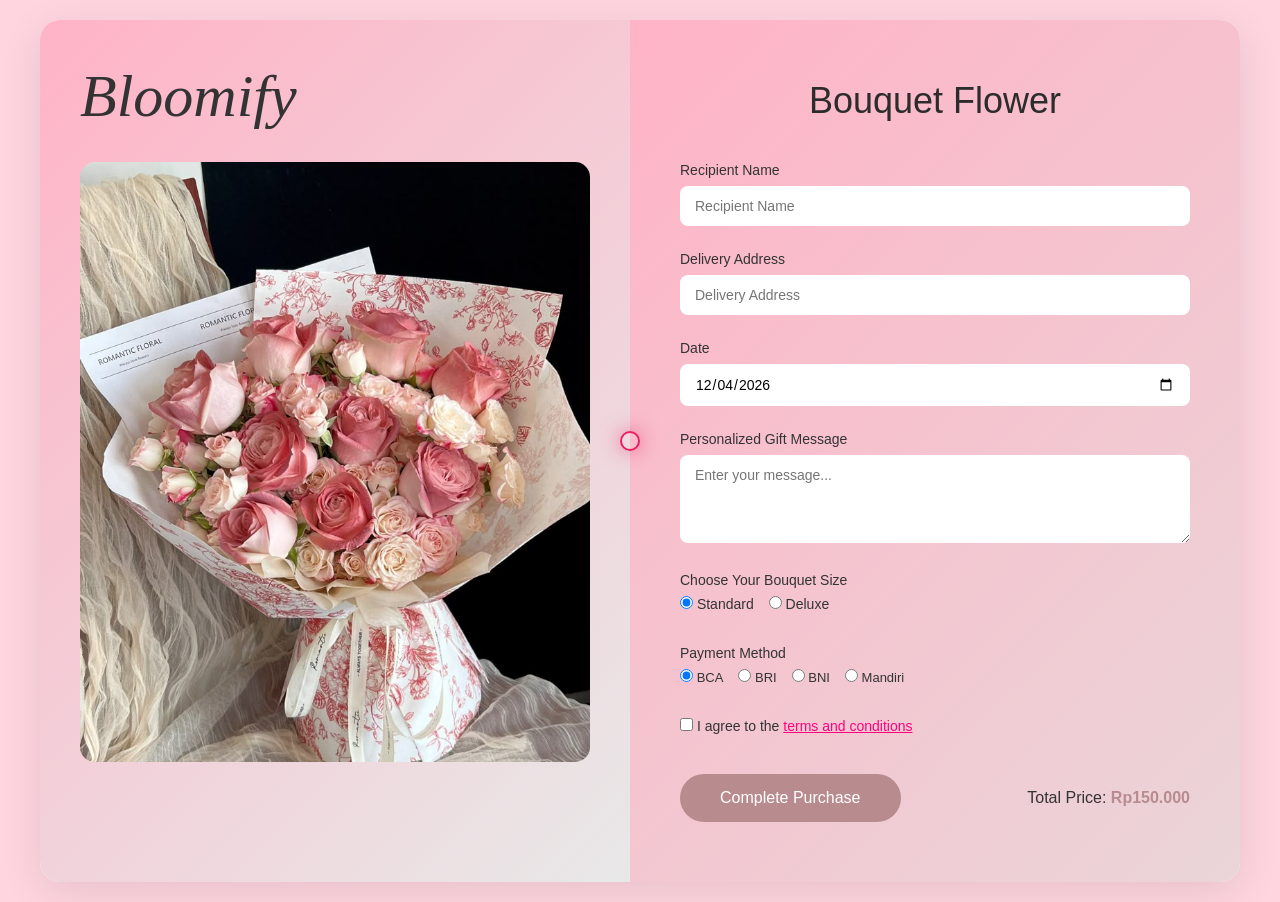
<file: website/purchase.html>
<!DOCTYPE html>
<html lang="en">
<head>
    <meta charset="UTF-8">
    <meta name="viewport" content="width=device-width, initial-scale=1.0">
    <title>Bloomify - Bouquet Order</title>
    <link rel="stylesheet" href="purchase.css">
    <link rel="stylesheet" href="mouse.css">
    <link rel="stylesheet" href="scrollbar.css">
    <link rel="icon" href="data:image/svg+xml,<svg xmlns='http://www.w3.org/2000/svg' viewBox='0 0 100 100'><text y='.9em' font-options='90'>🌸</text></svg>">
</head>
<body>
    <div class="cursor-glow"></div>

    <div class="container">
        <div class="left-section">
            <h1 class="logo">Bloomify</h1>
            <img id="bouquetImage" src="" alt="Bouquet" class="bouquet-image">
        </div>

        <div class="form-section">
            <h2 class="form-title">Bouquet Flower</h2>
            <form id="orderForm">
                <div class="form-group">
                    <label for="recipientName">Recipient Name</label>
                    <input type="text" id="recipientName" name="recipientName" placeholder="Recipient Name" required>
                </div>

                <div class="form-group">
                    <label for="deliveryAddress">Delivery Address</label>
                    <input type="text" id="deliveryAddress" name="deliveryAddress" placeholder="Delivery Address" required>
                </div>

                <div class="form-group">
                    <label for="dateDate">Date</label>
                    <input type="date" id="dateDate" name="dateDate" required>
                </div>

                <div class="form-group">
                    <label for="giftMessage">Personalized Gift Message</label>
                    <textarea id="giftMessage" name="giftMessage" placeholder="Enter your message..." rows="4"></textarea>
                </div>

                <div class="form-group">
                    <label>Choose Your Bouquet Size</label>
                    <div class="radio-group">
                        <label class="radio-label">
                            <input type="radio" name="bouquetSize" value="standard" checked>
                            <span>Standard</span>
                        </label>
                        <label class="radio-label">
                            <input type="radio" name="bouquetSize" value="deluxe">
                            <span>Deluxe</span>
                        </label>
                    </div>
                </div>

                <div class="form-group">
                    <label>Payment Method</label>
                    <div class="payment-options">
                        <label class="radio-label small">
                            <input type="radio" name="paymentMethod" value="bca" checked>
                            <span>BCA</span>
                        </label>
                        <label class="radio-label small">
                            <input type="radio" name="paymentMethod" value="bri">
                            <span>BRI</span>
                        </label>
                        <label class="radio-label small">
                            <input type="radio" name="paymentMethod" value="bni">
                            <span>BNI</span>
                        </label>
                        <label class="radio-label small">
                            <input type="radio" name="paymentMethod" value="mandiri">
                            <span>Mandiri</span>
                        </label>
                    </div>
                </div>

                <div class="form-group">
                    <label class="radio-label">
                        <input type="checkbox" id="termsCheckbox" name="termsCheckbox" required>
                        <span>I agree to the <a href="terms&condi.html">terms and conditions</a></span>
                    </label>
                </div>

                <div class="form-footer">
                    <button type="submit" class="submit-btn">Complete Purchase</button>
                    <div class="total-price">
                        Total Price: <span id="totalPrice"></span>
                    </div>
                </div>
            </form>
        </div>
    </div>

    <script src="https://code.jquery.com/jquery-3.7.1.min.js"></script>

    <script src="mouse.js"></script>

    <script src="purchase.js"></script>
</body>
</file>
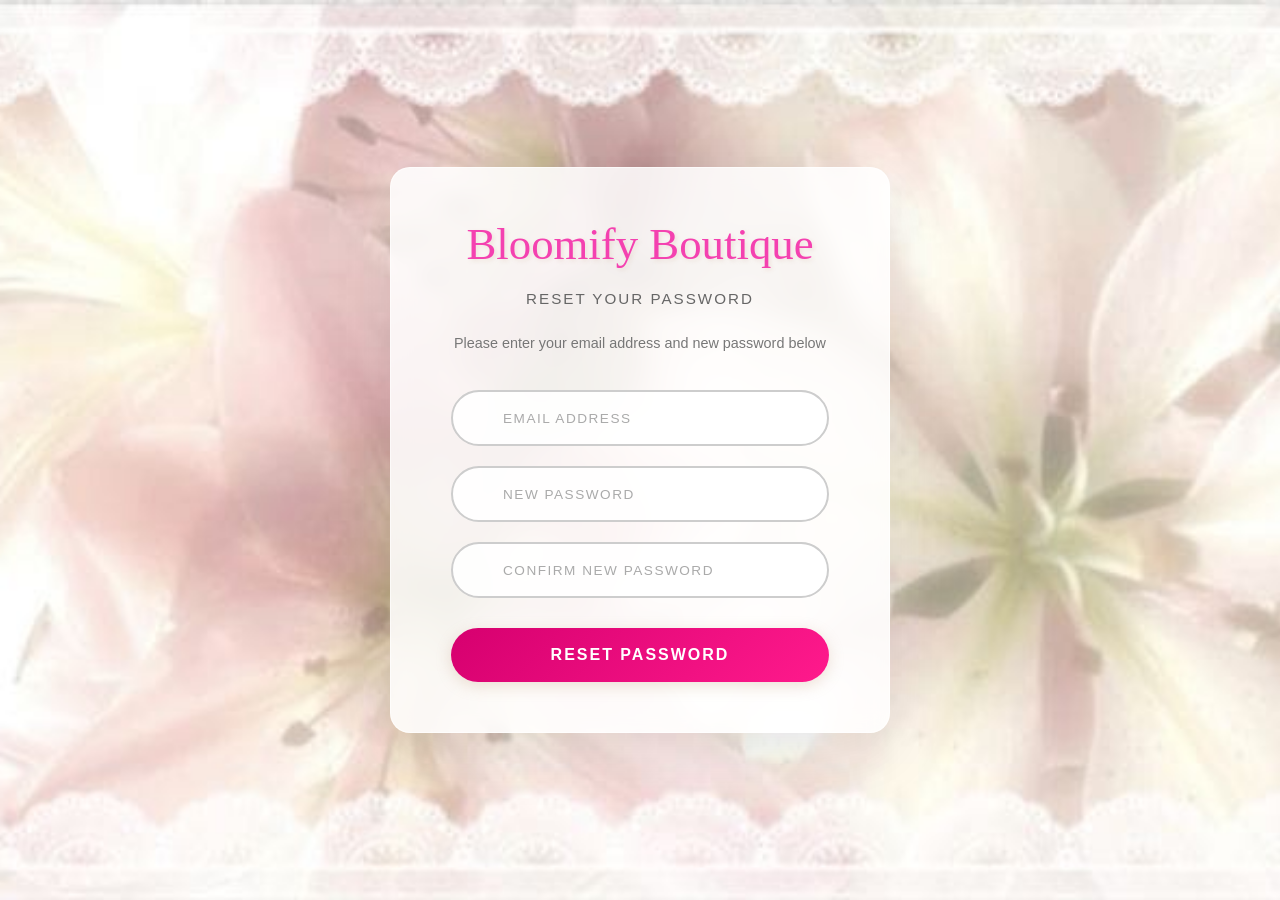
<file: website/resetpass.html>
<!DOCTYPE html>
<html lang="en">
<head>
    <meta charset="UTF-8">
    <meta name="viewport" content="width=device-width, initial-scale=1.0">
    <title>Reset Your Password - The Flower Boutique</title>
    <link rel="stylesheet" href="resetpass.css">
    <link rel="icon" href="data:image/svg+xml,<svg xmlns='http://www.w3.org/2000/svg' viewBox='0 0 100 100'><text y='.9em' font-size='90'>🌸</text></svg>">
</head>
</head>
<body>
    <div class="background"></div>
    
    <div class="container">
        <div class="reset-card">
            <h1 class="title">Bloomify Boutique</h1>
            <h2 class="subtitle">RESET YOUR PASSWORD</h2>
            
            <p class="description">
                Please enter your email address and new password below
            </p>
            
            <form class="reset-form">
                <div class="input-group">
                    <input type="email" placeholder="EMAIL ADDRESS" class="input-field" required>
                </div>
                
                <div class="input-group">
                    <input type="password" placeholder="NEW PASSWORD" class="input-field" required>
                </div>
                
                <div class="input-group">
                    <input type="password" placeholder="CONFIRM NEW PASSWORD" class="input-field" required>
                </div>
                
                <button type="submit" class="submit-button">RESET PASSWORD</button>
            </form>
        </div>
    </div>

    <script src="https://code.jquery.com/jquery-3.7.1.min.js"></script>

    <script src="resetpass.js"></script>
</body>
</html>
</file>
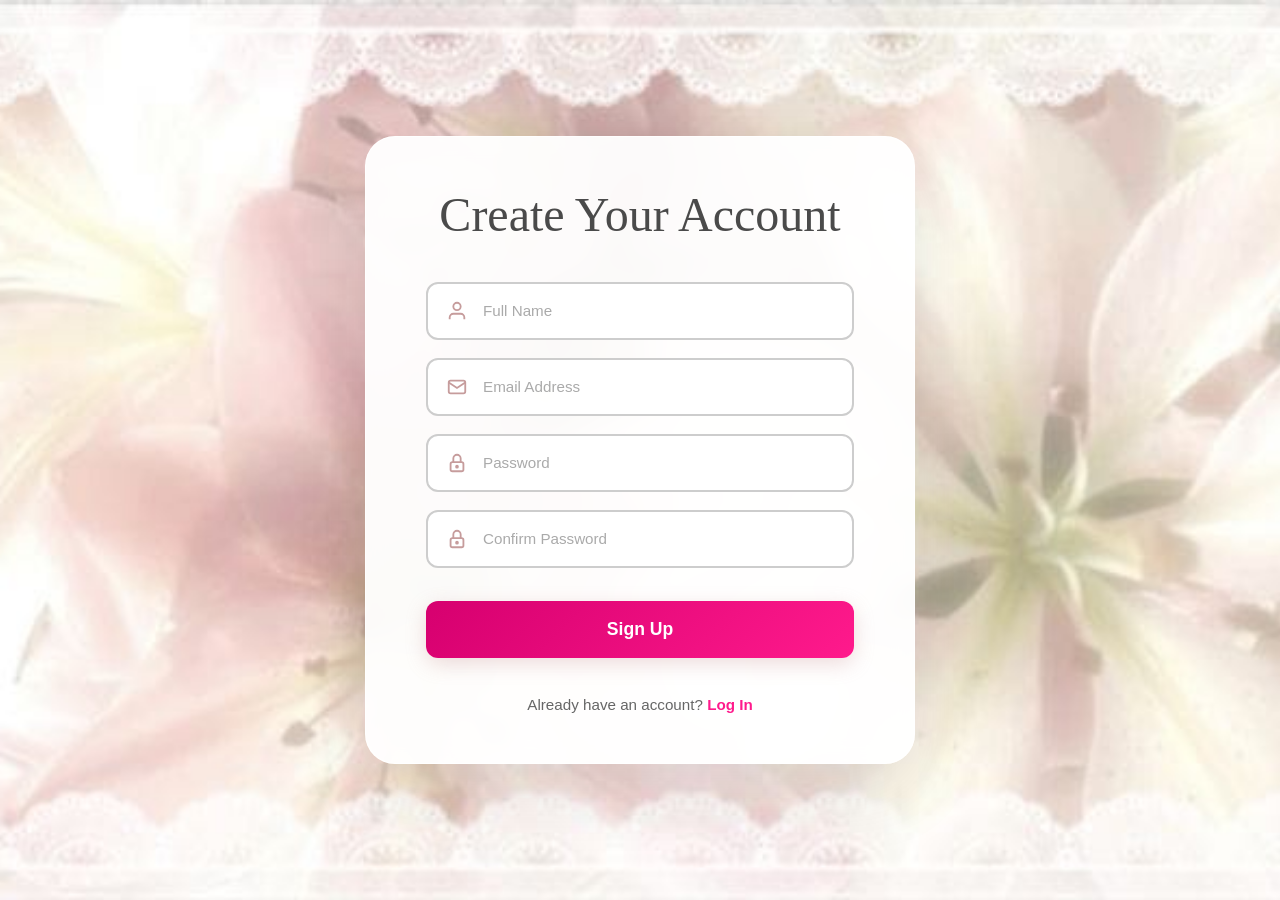
<file: website/signup.html>
<!DOCTYPE html>
<html lang="en">
<head>
    <meta charset="UTF-8">
    <meta name="viewport" content="width=device-width, initial-scale=1.0">
    <title>Create Your Account</title>
    <link rel="stylesheet" href="signup.css">
    <link rel="icon" href="data:image/svg+xml,<svg xmlns='http://www.w3.org/2000/svg' viewBox='0 0 100 100'><text y='.9em' font-size='90'>🌸</text></svg>">
</head>
</head>
<body>
    <div class="background"></div>
    
    <div class="container">
        <div class="signup-card">
            <h1 class="title">Create Your Account</h1>
            
            <form class="signup-form">
                <div class="input-group">
                    <svg class="icon" viewBox="0 0 24 24" fill="none" stroke="currentColor" stroke-width="2">
                        <path d="M20 21v-2a4 4 0 0 0-4-4H8a4 4 0 0 0-4 4v2"></path>
                        <circle cx="12" cy="7" r="4"></circle>
                    </svg>
                    <input type="text" placeholder="Full Name" class="input-field" required>
                </div>
                
                <div class="input-group">
                    <svg class="icon" viewBox="0 0 24 24" fill="none" stroke="currentColor" stroke-width="2">
                        <rect x="3" y="5" width="18" height="14" rx="2"></rect>
                        <path d="M3 7l9 6 9-6"></path>
                    </svg>
                    <input type="email" placeholder="Email Address" class="input-field" required>
                </div>
                
                <div class="input-group">
                    <svg class="icon" viewBox="0 0 24 24" fill="none" stroke="currentColor" stroke-width="2">
                        <rect x="5" y="11" width="14" height="10" rx="2"></rect>
                        <path d="M12 17a1 1 0 1 0 0-2 1 1 0 0 0 0 2z"></path>
                        <path d="M8 11V7a4 4 0 0 1 8 0v4"></path>
                    </svg>
                    <input type="password" placeholder="Password" class="input-field" required>
                </div>
                
                <div class="input-group">
                    <svg class="icon" viewBox="0 0 24 24" fill="none" stroke="currentColor" stroke-width="2">
                        <rect x="5" y="11" width="14" height="10" rx="2"></rect>
                        <path d="M12 17a1 1 0 1 0 0-2 1 1 0 0 0 0 2z"></path>
                        <path d="M8 11V7a4 4 0 0 1 8 0v4"></path>
                    </svg>
                    <input type="password" placeholder="Confirm Password" class="input-field" required>
                </div>
                
                <button type="submit" class="signup-button">Sign Up</button>
                
                <p class="login-link">
                    Already have an account? <a href="login.html" class="link">Log In</a>
                </p>
            </form>
        </div>
    </div>

    <script src="https://code.jquery.com/jquery-3.7.1.min.js"></script>
    
    <script src="signup.js"></script>
</body>
</html>
</file>
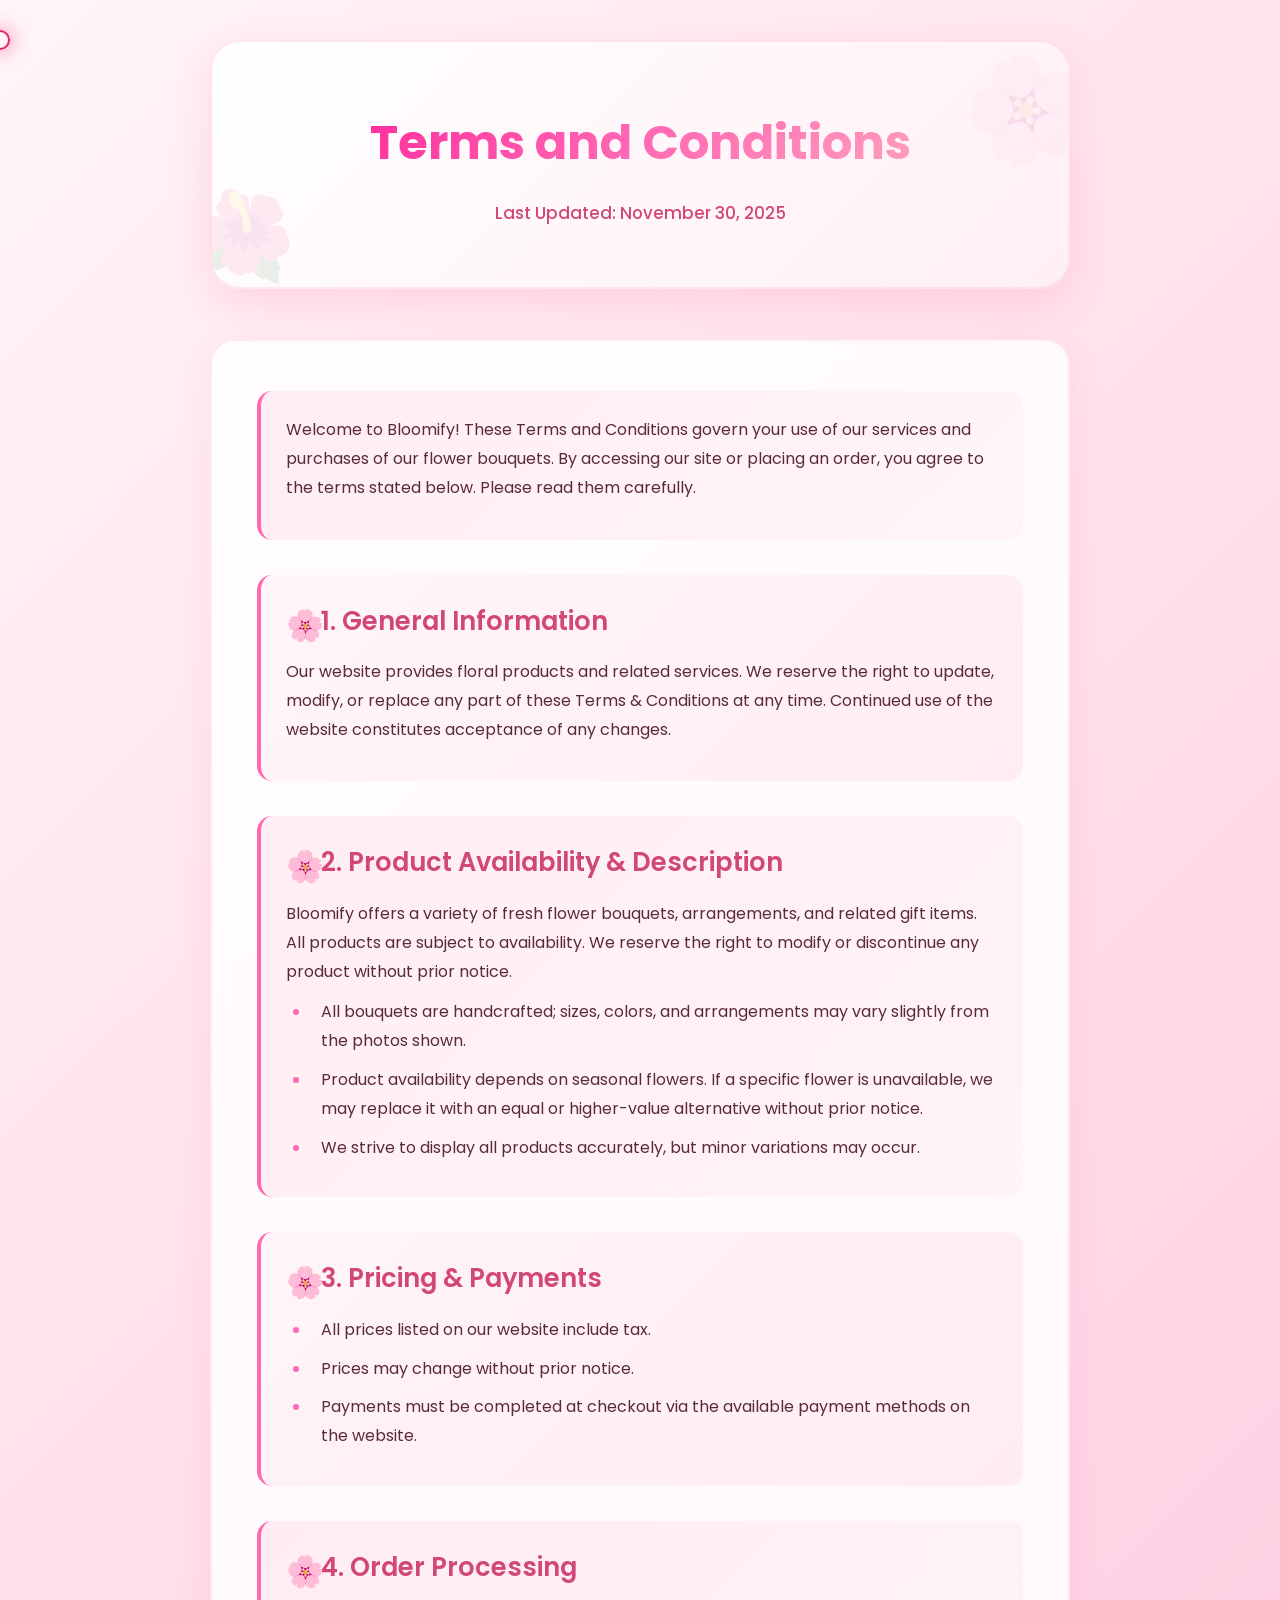
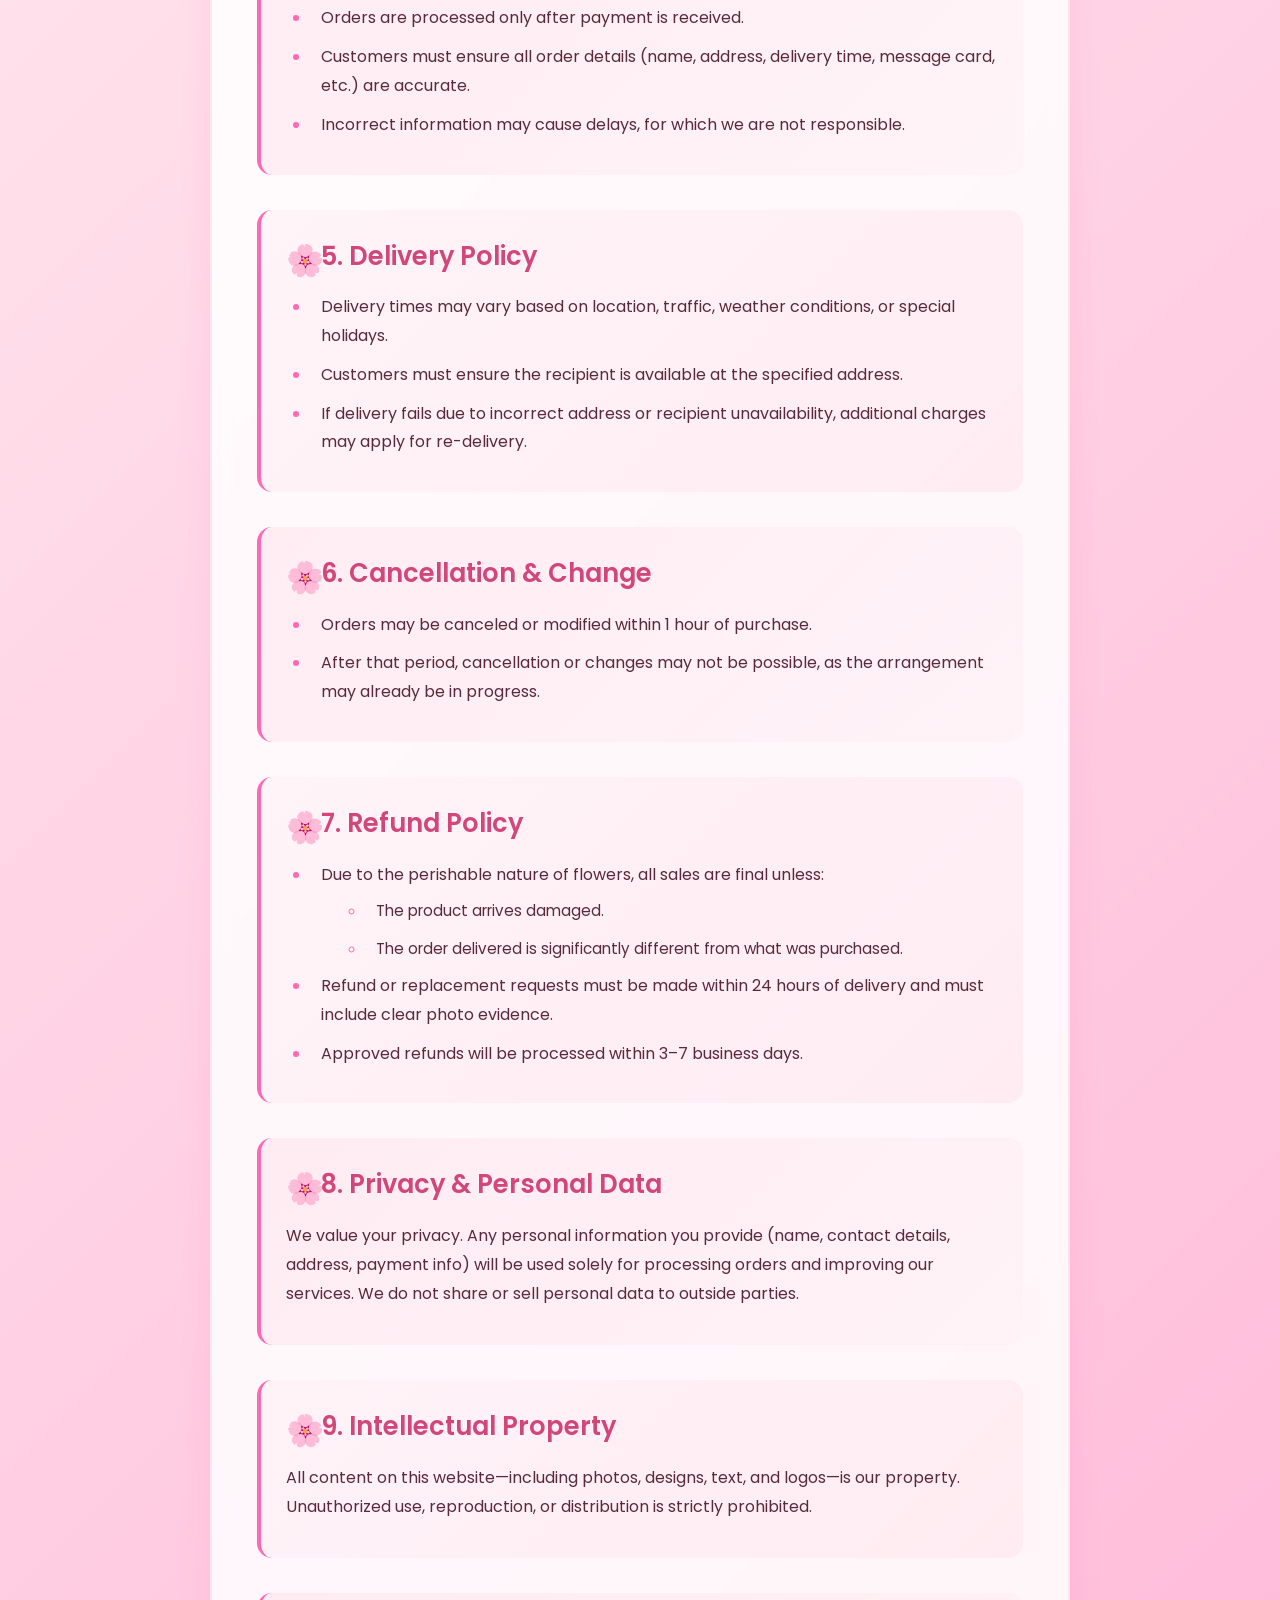
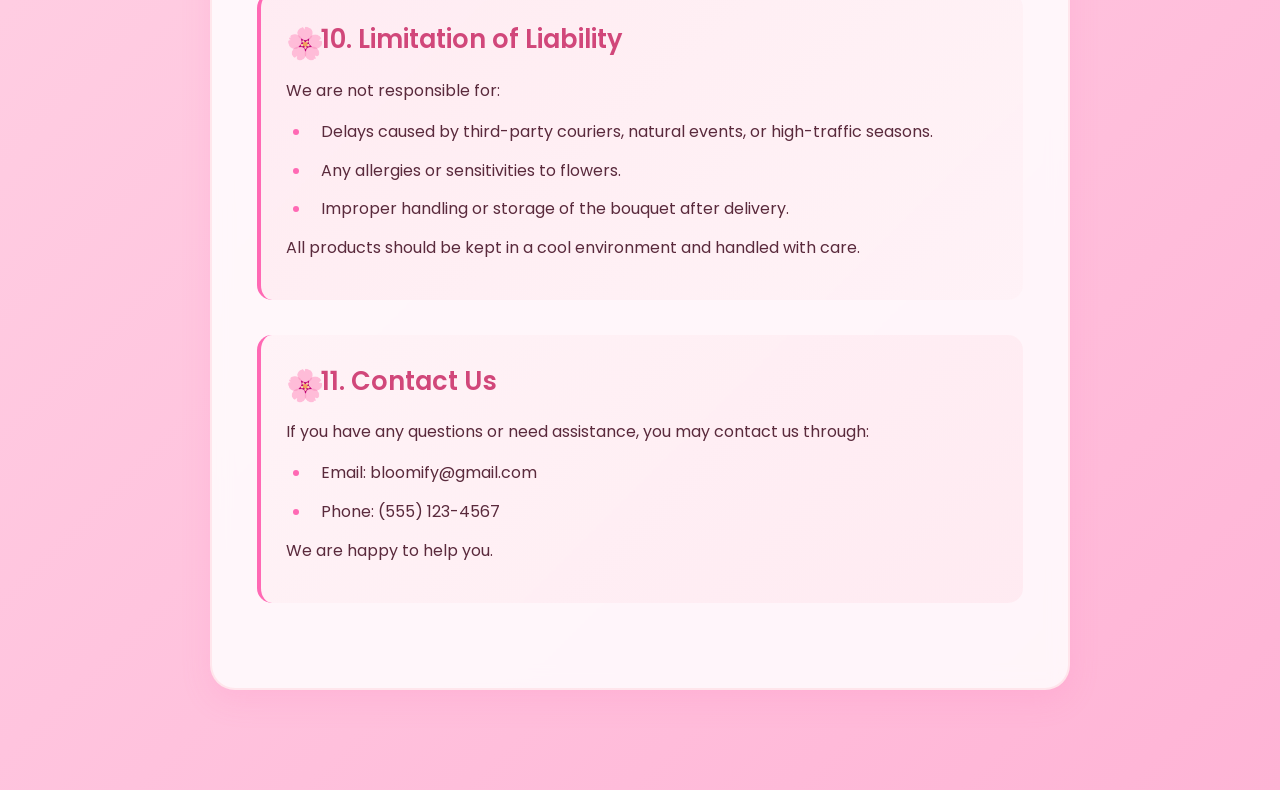
<file: website/terms&condi.html>
<!DOCTYPE html>
<html lang="en">
<head>
    <meta charset="UTF-8">
    <meta name="viewport" content="width=device-width, initial-scale=1.0">
    <title>Terms and Conditions - Bloomify</title>
    <link href="https://fonts.googleapis.com/css2?family=Poppins:wght@300;400;600;700&display=swap" rel="stylesheet">
    <link rel="stylesheet" href="terms&condi.css">
    <link rel="stylesheet" href="mouse.css">
    <link rel="icon" href="data:image/svg+xml,<svg xmlns='http://www.w3.org/2000/svg' viewBox='0 0 100 100'><text y='.9em' font-size='90'>🌸</text></svg>">
</head>
<body>
    <div class="cursor-glow"></div>
    
    <div class="terms-container">
        <div class="terms-header">
            <h1>Terms and Conditions</h1>
            <p class="last-updated">Last Updated: November 30, 2025</p>
        </div>

        <div class="terms-content">
            <section class="terms-section">
                <p>Welcome to Bloomify! These Terms and Conditions govern your use of our services and purchases of our flower bouquets. By accessing our site or placing an order, you agree to the terms stated below. Please read them carefully.</p>
            </section>

            <section class="terms-section">
                <h2>1. General Information</h2>
                <p>Our website provides floral products and related services. We reserve the right to update, modify, or replace any part of these Terms & Conditions at any time. Continued use of the website constitutes acceptance of any changes.</p>
            </section>

            <section class="terms-section">
                <h2>2. Product Availability & Description</h2>
                <p>Bloomify offers a variety of fresh flower bouquets, arrangements, and related gift items. All products are subject to availability. We reserve the right to modify or discontinue any product without prior notice.</p>
                <ul>
                    <li>All bouquets are handcrafted; sizes, colors, and arrangements may vary slightly from the photos shown.</li>
                    <li>Product availability depends on seasonal flowers. If a specific flower is unavailable, we may replace it with an equal or higher-value alternative without prior notice.</li>
                    <li>We strive to display all products accurately, but minor variations may occur.</li>
                </ul>
            </section>

            <section class="terms-section">
                <h2>3. Pricing & Payments</h2>
                <ul>
                    <li>All prices listed on our website include tax.</li>
                    <li>Prices may change without prior notice.</li>
                    <li>Payments must be completed at checkout via the available payment methods on the website.</li>
                </ul>
            </section>

            <section class="terms-section">
                <h2>4. Order Processing</h2>
                <ul>
                    <li>Orders are processed only after payment is received.</li>
                    <li>Customers must ensure all order details (name, address, delivery time, message card, etc.) are accurate.</li>
                    <li>Incorrect information may cause delays, for which we are not responsible.</li>
                </ul>
            </section>

            <section class="terms-section">
                <h2>5. Delivery Policy</h2>
                <ul>
                    <li>Delivery times may vary based on location, traffic, weather conditions, or special holidays.</li>
                    <li>Customers must ensure the recipient is available at the specified address.</li>
                    <li>If delivery fails due to incorrect address or recipient unavailability, additional charges may apply for re-delivery.</li>
                </ul>
            </section>

            <section class="terms-section">
                <h2>6. Cancellation & Change</h2>
                <ul>
                    <li>Orders may be canceled or modified within 1 hour of purchase.</li>
                    <li>After that period, cancellation or changes may not be possible, as the arrangement may already be in progress.</li>
                </ul>
            </section>

            <section class="terms-section">
                <h2>7. Refund Policy</h2>
                <ul>
                    <li>Due to the perishable nature of flowers, all sales are final unless:
                        <ul type="circle">
                            <li>The product arrives damaged.</li>
                            <li>The order delivered is significantly different from what was purchased.</li>
                        </ul>
                    </li>
                    <li>Refund or replacement requests must be made within 24 hours of delivery and must include clear photo evidence.</li>
                    <li>Approved refunds will be processed within 3–7 business days.</li>
                </ul>
            </section>

            <section class="terms-section">
                <h2>8. Privacy & Personal Data</h2>
                <p>We value your privacy. Any personal information you provide (name, contact details, address, payment info) will be used solely for processing orders and improving our services. We do not share or sell personal data to outside parties.</p>
            </section>

            <section class="terms-section">
                <h2>9. Intellectual Property</h2>
                <p>All content on this website—including photos, designs, text, and logos—is our property. Unauthorized use, reproduction, or distribution is strictly prohibited.</p>
            </section>

            <section class="terms-section">
                <h2>10. Limitation of Liability</h2>
                <p>We are not responsible for:</p>
                <ul>
                    <li>Delays caused by third-party couriers, natural events, or high-traffic seasons.</li>
                    <li>Any allergies or sensitivities to flowers.</li>
                    <li>Improper handling or storage of the bouquet after delivery.</li>
                </ul>
                <p>All products should be kept in a cool environment and handled with care.</p>
            </section>

            <section class="terms-section">
                <h2>11. Contact Us</h2>
                <p>If you have any questions or need assistance, you may contact us through:</p>
                <ul>
                    <li>Email: bloomify@gmail.com</li>
                    <li>Phone: (555) 123-4567</li>
                </ul>
                <p>We are happy to help you.</p>
            </section>
        </div>
    </div>

    <script src="https://code.jquery.com/jquery-3.7.1.min.js"></script>

    <script src="mouse.js"></script>
</body>
</html>
</file>
<file: website/index.css>
* {
    margin: 0;
    padding: 0;
    box-sizing: border-box;
}

body {
    font-family: -apple-system, BlinkMacSystemFont, 'Segoe UI', Roboto, 'Helvetica Neue', Arial, sans-serif;
    min-height: 100vh;
    display: flex;
    flex-direction: column;
}


.chat-btn {
    position: fixed;
    bottom: 20px;
    right: 20px;
    background-color: #6366f1; /* Warna ungu seperti di gambar */
    color: white;
    border: none;
    border-radius: 50%;
    width: 60px;
    height: 60px;
    font-size: 24px;
    cursor: pointer;
    box-shadow: 0 4px 8px rgba(0,0,0,0.2);
}

/* Jendela Chat (Awalnya disembunyikan) */
.chat-popup {
    display: none; /* Hidden by default */
    position: fixed;
    bottom: 90px;
    right: 20px;
    width: 350px;
    background: white;
    border-radius: 10px;
    box-shadow: 0 5px 15px rgba(0,0,0,0.2);
    overflow: hidden;
    flex-direction: column;
}

.chat-header {
    background: #f8f9fa;
    padding: 10px;
    display: flex;
    justify-content: space-between;
    border-bottom: 1px solid #ddd;
    font-size: 12px;
    color: #666;
}

.chat-disclaimer {
    background: #fff3cd;
    color: #856404;
    padding: 8px;
    font-size: 10px;
    text-align: center;
}

.chat-body {
    height: 300px;
    overflow-y: auto;
    padding: 10px;
    background: #f4f6f8;
    display: flex;
    flex-direction: column;
    gap: 10px;
}

/* Bubble Chat */
.message {
    padding: 8px 12px;
    border-radius: 15px;
    max-width: 80%;
    font-size: 14px;
}
.bot-message {
    background: white;
    align-self: flex-start;
    border: 1px solid #ddd;
}
.user-message {
    background: #6366f1;
    color: white;
    align-self: flex-end;
}

.chat-footer {
    padding: 10px;
    display: flex;
    border-top: 1px solid #ddd;
    background: white;
}
.chat-footer input {
    flex: 1;
    padding: 8px;
    border: 1px solid #ddd;
    border-radius: 20px;
    outline: none;
}
.chat-footer button {
    background: none;
    border: none;
    color: #6366f1;
    font-size: 18px;
    cursor: pointer;
    margin-left: 10px;
}

.hero-section {
    flex: 1;
    background-image: url('images/Toko\ Bunga.jpg');
    background-size: cover;
    background-position: center;
    background-repeat: no-repeat;
    display: flex;
    align-items: center;
    justify-content: center;
    position: relative;
    min-height: 80vh;
}

.hero-section::before {
    content: '';
    position: absolute;
    top: 0;
    left: 0;
    right: 0;
    bottom: 0;
    background: linear-gradient(rgba(0, 0, 0, 0.2), rgba(0, 0, 0, 0.3));
}

.hero-content {
    position: relative;
    text-align: center;
    z-index: 1;
    padding: 2rem;
}

.logo-link {
    text-decoration: none;
    display: inline-block;
    transition: transform 0.3s ease;
}

.logo-link:hover {
    transform: scale(1.05);
}

.logo {
    font-size: 6rem;
    font-weight: bold;
    background: linear-gradient(135deg, #ff1493, #ff69b4);
    -webkit-background-clip: text;
    -webkit-text-fill-color: transparent;
    background-clip: text;
    font-style: italic;
    text-shadow: 2px 2px 4px rgba(0, 0, 0, 0.3);
    margin-bottom: 1rem;
    cursor: pointer;
}

.tagline {
    color: rgb(254, 254, 254);
    font-size: 1.5rem;
    font-weight: 500;
    text-shadow: 2px 2px 8px rgba(0, 0, 0, 0.5);
}

.footer {
    background: linear-gradient(90deg, #c71585, #d946a6);
    padding: 2rem;
    position: relative;
}

.footer-content {
    max-width: 1200px;
    margin: 0 auto;
    display: flex;
    align-items: center;
    justify-content: space-between;
    flex-wrap: wrap;
    gap: 2rem;
}

.social-icons {
    display: flex;
    gap: 1rem;
}

.social-icon {
    width: 40px;
    height: 40px;
    background-color: white;
    border-radius: 50%;
    display: flex;
    align-items: center;
    justify-content: center;
    color: #c71585;
    text-decoration: none;
    transition: all 0.3s ease;
}

.social-icon:hover {
    background-color: #d946a6;
    color: white;
    transform: translateY(-3px);
}

.copyright {
    color: white;
    font-weight: 500;
}

.sparkle-icon {
    position: absolute;
    right: 2rem;
    bottom: 2rem;
    font-size: 2rem;
    opacity: 0.8;
}

@keyframes fadeIn {
    from {
        opacity: 0;
        transform: translateY(-20px);
    }
    to {
        opacity: 1;
        transform: translateY(0);
    }
}

.hero-content {
    animation: fadeIn 1s ease-out;
}

.sparkle-icon {
    animation: sparkle 2s ease-in-out infinite;
}

@keyframes sparkle {
    0%, 100% {
        opacity: 0.8;
        transform: scale(1);
    }
    50% {
        opacity: 1;
        transform: scale(1.2);
    }
}

/* Responsive Design */
@media (max-width: 768px) {
    .logo {
        font-size: 4rem;
    }

    .tagline {
        font-size: 1.2rem;
    }

    .footer-content {
        flex-direction: column;
        text-align: center;
    }

    .sparkle-icon {
        position: static;
        margin-top: 1rem;
    }
}

@media (max-width: 480px) {
    .logo {
        font-size: 3rem;
    }

    .tagline {
        font-size: 1rem;
    }

    .social-icons {
        flex-wrap: wrap;
        justify-content: center;
    }
}
</file>
<file: website/mouse.css>
/* ============================
   BOUTIQUE MOUSE EFFECT STYLES
   ============================ */

* {
    margin: 0;
    padding: 0;
    box-sizing: border-box;
}

:root {
    --primary-pink: #e91e63;
    --deep-pink: #b3005e;
    --light-pink: #ffe6f2;
    --soft-pink: #ffd6e7;
    --cream: #fff7fa;
    --hot-pink: #ff69b4;
}

body {
    font-family: 'Poppins', sans-serif;
    min-height: 100vh;
    overflow-x: hidden;
    cursor: none;
    position: relative;
}

/* ============================
   CURSOR EFFECTS
   ============================ */

/* Custom cursor glow */
.cursor-glow {
    position: fixed;
    width: 20px;
    height: 20px;
    border: 2px solid var(--primary-pink);
    border-radius: 50%;
    pointer-events: none;
    transform: translate(-50%, -50%);
    z-index: 9999;
    transition: width 0.2s ease, height 0.2s ease, border-color 0.2s ease;
    box-shadow: 0 0 20px rgba(233, 30, 99, 0.6);
}

.cursor-glow.clicking {
    width: 25px;
    height: 25px;
    border-color: var(--hot-pink);
    box-shadow: 0 0 30px rgba(255, 105, 180, 0.8);
}

/* Particle elements (created by JavaScript) */
.particle {
    position: fixed;
    pointer-events: none;
    z-index: 9998;
    font-size: 20px;
    animation: floatAway 3s ease-out forwards;
}

.sparkle {
    position: fixed;
    pointer-events: none;
    z-index: 9998;
    width: 6px;
    height: 6px;
    background: radial-gradient(circle, var(--hot-pink), transparent);
    border-radius: 50%;
    animation: sparkleGlow 1.5s ease-out forwards;
}

.heart-particle {
    position: fixed;
    pointer-events: none;
    z-index: 9998;
    font-size: 16px;
    color: var(--primary-pink);
    animation: heartFloat 2.5s ease-out forwards;
}

/* ============================
   ANIMATIONS
   ============================ */

@keyframes fadeInDown {
    from {
        opacity: 0;
        transform: translateY(-30px);
    }
    to {
        opacity: 1;
        transform: translateY(0);
    }
}

@keyframes fadeInUp {
    from {
        opacity: 0;
        transform: translateY(30px);
    }
    to {
        opacity: 1;
        transform: translateY(0);
    }
}

@keyframes bounce {
    0%, 100% {
        transform: translateY(0);
    }
    50% {
        transform: translateY(-15px);
    }
}

@keyframes floatAway {
    0% {
        opacity: 1;
        transform: translate(0, 0) rotate(0deg) scale(1);
    }
    100% {
        opacity: 0;
        transform: translate(var(--tx), var(--ty)) rotate(var(--rotate)) scale(0.3);
    }
}

@keyframes sparkleGlow {
    0% {
        opacity: 1;
        transform: scale(1);
        box-shadow: 0 0 10px var(--hot-pink);
    }
    100% {
        opacity: 0;
        transform: scale(3);
        box-shadow: 0 0 20px var(--hot-pink);
    }
}

@keyframes heartFloat {
    0% {
        opacity: 1;
        transform: translate(0, 0) scale(1);
    }
    100% {
        opacity: 0;
        transform: translate(var(--tx), -80px) scale(1.5);
    }
}

/* ============================
   RESPONSIVE DESIGN
   ============================ */

@media (max-width: 768px) {
    .demo-header h1 {
        font-size: 2.5em;
    }

    .tagline {
        font-size: 1.2em;
    }

    .feature-card .icon {
        font-size: 3em;
    }

    .demo-section h2 {
        font-size: 2em;
    }

    .demo-section p {
        font-size: 1.1em;
    }
}

@media (max-width: 480px) {
    .demo-container {
        padding: 40px 15px;
    }

    .demo-header h1 {
        font-size: 2em;
    }

    .feature-cards {
        grid-template-columns: 1fr;
    }
}
</file>
<file: website/confirm.css>
* {
    margin: 0;
    padding: 0;
    box-sizing: border-box;
}

body {
    font-family: Georgia, 'Times New Roman', serif;
    background-color: #ffd6e0;
    height: 100vh;
    display: flex;
    align-items: center;
    justify-content: center;
    padding: 20px;
    overflow: hidden;
}

.container {
    display: flex;
    max-width: 1200px;
    width: 100%;
    height: calc(100vh - 40px);
    max-height: 700px;
    background: white;
    border-radius: 20px;
    overflow: hidden;
    box-shadow: 0 10px 40px rgba(0, 0, 0, 0.1);
}

.left-section {
    flex: 1;
    background: linear-gradient(135deg, #ffb3c6 0%, #e8e8e8 100%);
    padding: 40px;
    display: flex;
    flex-direction: column;
    min-height: 0;
}

.logo-flora {
    font-size: 48px;
    font-style: italic;
    font-weight: 400;
    color: #333;
    margin-bottom: 15px;
    line-height: 1.2;
}

.bouquet-image {
    width: 100%;
    height: 90%;
    border-radius: 15px;
    object-fit: cover;
}

.right-section {
    flex: 1;
    background: #f5e6e8;
    padding: 40px 35px;
    overflow-y: auto;
    display: flex;
    flex-direction: column;
}

.confirmation-section {
    display: flex;
    flex-direction: column;
    justify-content: center;
    flex: 1;
}

.confirmation-title {
    font-size: 34px;
    font-weight: 400;
    color: #333;
    margin-bottom: 20px;
    line-height: 1.3;
}

.confirmation-text {
    font-size: 15px;
    line-height: 1.6;
    color: #555;
    margin-bottom: 20px;
}

.confirmation-text span {
    font-weight: 600;
    color: #333;
}

.delivery-info {
    font-size: 14px;
    color: #555;
    margin-bottom: 20px;
    line-height: 1.6;
}

.delivery-info span {
    font-weight: 600;
    color: #333;
}

.order-info {
    display: flex;
    align-items: center;
    gap: 10px;
    background: white;
    padding: 12px 18px;
    border-radius: 10px;
    margin-bottom: 20px;
    font-size: 14px;
    color: #333;
}

.icon {
    font-size: 24px;
}

.size-selection {
    margin-bottom: 30px;
}

.size-selection > label {
    display: block;
    font-size: 14px;
    color: #333;
    margin-bottom: 12px;
    font-weight: 500;
}

.size-options {
    display: flex;
    gap: 15px;
}

.radio-label {
    display: flex;
    align-items: center;
    gap: 8px;
    cursor: pointer;
    font-size: 14px;
    color: #555;
}

.radio-label input[type="radio"] {
    cursor: pointer;
}

.radio-label input[type="radio"]:disabled {
    cursor: default;
}

.view-btn {
    align-self: flex-start;
    padding: 15px 40px;
    background: #b88b8f;
    color: white;
    border: none;
    border-radius: 30px;
    font-size: 16px;
    cursor: pointer;
    transition: background 0.3s;
    font-family: inherit;
}

.view-btn:hover {
    background: #a07579;
}

.back-home-btn {
    position: fixed;
    top: 30px;
    right: 30px;
    padding: 12px 30px;
    background: white;
    color: #b88b8f;
    border: 2px solid #b88b8f;
    border-radius: 30px;
    font-size: 15px;
    cursor: pointer;
    transition: all 0.3s;
    font-family: inherit;
    font-weight: 500;
    box-shadow: 0 4px 15px rgba(0, 0, 0, 0.1);
    z-index: 1000;
}

.back-home-btn:hover {
    background: #b88b8f;
    color: white;
    transform: translateY(-2px);
    box-shadow: 0 6px 20px rgba(0, 0, 0, 0.15);
}

/* Responsive design */
@media (max-width: 768px) {
    .container {
        flex-direction: column;
    }
    
    .left-section {
        padding: 30px;
    }
    
    .bouquet-image {
        max-height: 400px;
    }
    
    .right-section {
        padding: 30px;
    }
    
    .confirmation-title {
        font-size: 32px;
    }
    
    .logo-flora {
        font-size: 48px;
    }
}
</file>
<file: website/home.css>
/* ============================
   GLOBAL STYLES & VARIABLES
============================ */
* {
    margin: 0;
    padding: 0;
    box-sizing: border-box;
}

:root {
    --primary-pink: #e91e63;
    --deep-pink: #b3005e;
    --light-pink: #ffe6f2;
    --soft-pink: #ffd6e7;
    --cream: #fff7fa;
    --text-dark: #4a1a2c;
    --text-light: #6a2c3e;
    --shadow: rgba(0, 0, 0, 0.1);
}

body {
    margin: 0;
    font-family: 'Poppins', sans-serif;
    background-color: var(--cream);
    color: var(--text-dark);
    line-height: 1.6;
    overflow-x: hidden;
    animation: pageSlideIn 0.5s ease-out;
}

@keyframes pageSlideIn {
    from {
        opacity: 0;
        transform: translateX(30px);
    }
    to {
        opacity: 1;
        transform: translateX(0);
    }
}

.container {
    max-width: 1200px;
    margin: 0 auto;
    padding: 0 20px;
}

/* ============================
   PAGE SECTIONS MANAGEMENT
============================ */
.page-section {
    display: none;
}

.page-section.active {
    display: block;
}

/* ============================
   SIDEBAR NAVIGATION
   ============================ */

/* Menu Icon */
.menu-icon {
    display: flex;
    flex-direction: column;
    justify-content: space-between;
    width: 28px;
    height: 22px;
    background: transparent;
    border: none;
    cursor: pointer;
    padding: 0;
    margin-right: 20px;
    transition: all 0.3s ease;
}

.menu-icon span {
    width: 100%;
    height: 3px;
    background-color: #fff;
    border-radius: 3px;
    transition: all 0.3s ease;
}

.menu-icon:hover span {
    background-color: #ffd6e7;
}

.menu-icon.active span:nth-child(1) {
    transform: rotate(45deg) translate(8px, 8px);
}

.menu-icon.active span:nth-child(2) {
    opacity: 0;
}

.menu-icon.active span:nth-child(3) {
    transform: rotate(-45deg) translate(7px, -7px);
}

/* Sidebar */
.sidebar {
    position: fixed;
    left: -350px;
    top: 0;
    width: 350px;
    height: 100vh;
    background: linear-gradient(180deg, #ffffff 0%, #fff7fa 100%);
    box-shadow: 4px 0 20px rgba(0, 0, 0, 0.1);
    z-index: 2000;
    transition: left 0.4s cubic-bezier(0.4, 0.0, 0.2, 1);
    overflow-y: auto;
    padding: 20px 0;
}

.sidebar.active {
    left: 0;
}

.sidebar-overlay {
    position: fixed;
    top: 0;
    left: 0;
    width: 100%;
    height: 100%;
    background: rgba(0, 0, 0, 0.5);
    z-index: 1999;
    opacity: 0;
    visibility: hidden;
    transition: all 0.4s ease;
}

.sidebar-overlay.active {
    opacity: 1;
    visibility: visible;
}

/* Sidebar Header */
.sidebar-header {
    display: flex;
    justify-content: flex-end;
    padding: 10px 20px;
    margin-bottom: 10px;
}

.close-btn {
    background: none;
    border: none;
    font-size: 36px;
    color: #b3005e;
    cursor: pointer;
    transition: all 0.3s ease;
    width: 40px;
    height: 40px;
    display: flex;
    align-items: center;
    justify-content: center;
    border-radius: 50%;
}

.close-btn:hover {
    background: #ffe6f2;
    transform: rotate(90deg);
}

/* Sidebar Sections */
.sidebar-section {
    padding: 25px 20px;
    border-bottom: 2px solid #ffe6f2;
}

.sidebar-section:last-child {
    border-bottom: none;
}

.section-header {
    display: flex;
    align-items: center;
    gap: 10px;
    margin-bottom: 20px;
}

.section-header .icon {
    font-size: 24px;
}

.section-header h3 {
    font-size: 1.3em;
    color: #b3005e;
    font-weight: 600;
    margin: 0;
    flex: 1;
}

/* Account Section */
.account-section {
    text-align: center;
}

.account-icon {
    font-size: 60px;
    margin-bottom: 15px;
}

.account-section h3 {
    font-size: 1.4em;
    color: #b3005e;
    margin-bottom: 15px;
    font-weight: 600;
}

.account-info {
    background: linear-gradient(135deg, #ffe6f2 0%, #ffd6e7 100%);
    padding: 15px;
    border-radius: 15px;
    margin-bottom: 15px;
}

.account-info p {
    margin: 5px 0;
    color: #4a1a2c;
}

.account-info .email {
    font-size: 0.9em;
    color: #6a2c3e;
}

.account-links {
    display: flex;
    flex-direction: column;
    gap: 10px;
}

.account-links a {
    padding: 12px;
    background: #fff;
    color: #b3005e;
    text-decoration: none;
    border-radius: 10px;
    transition: all 0.3s ease;
    border: 2px solid #ffe6f2;
    font-weight: 500;
}

.account-links a:hover {
    background: linear-gradient(135deg, #e91e63 0%, #c2185b 100%);
    color: #fff;
    transform: translateX(5px);
}

/* ============================
   ORDER TRACKING SECTION
   ============================ */

.order-items {
    max-height: 350px;
    overflow-y: auto;
    margin-bottom: 15px;
}

.order-item {
    background: #fff;
    border-radius: 12px;
    padding: 15px;
    margin-bottom: 12px;
    border: 2px solid #ffe6f2;
    transition: all 0.3s ease;
    cursor: pointer;
}

.order-item:hover {
    box-shadow: 0 4px 12px rgba(233, 30, 99, 0.2);
    border-color: #ffb3c6;
    transform: translateX(5px);
}

.order-header {
    display: flex;
    justify-content: space-between;
    align-items: center;
    margin-bottom: 10px;
}

.order-number {
    font-weight: 700;
    color: #b3005e;
    font-size: 0.95em;
}

.order-date {
    font-size: 0.8em;
    color: #6a2c3e;
}

.order-product {
    margin-bottom: 12px;
}

.product-name {
    color: #4a1a2c;
    font-weight: 500;
    margin: 0;
    font-size: 0.95em;
}

.order-status {
    display: flex;
    align-items: center;
}

/* Cancel Order Button */
.cancel-order-btn {
    margin-top: 10px;
    width: 100%;
    padding: 8px 12px;
    background: linear-gradient(135deg, #dc3545 0%, #c82333 100%);
    color: #fff;
    border: none;
    border-radius: 8px;
    font-weight: 600;
    font-size: 0.85em;
    cursor: pointer;
    transition: all 0.3s ease;
    display: flex;
    align-items: center;
    justify-content: center;
    gap: 5px;
}

.cancel-order-btn:hover {
    background: linear-gradient(135deg, #c82333 0%, #bd2130 100%);
    transform: translateY(-2px);
    box-shadow: 0 4px 12px rgba(220, 53, 69, 0.4);
}

.cancel-order-btn:disabled {
    background: #ccc;
    cursor: not-allowed;
    transform: none;
}

.cancel-order-btn:disabled:hover {
    background: #ccc;
    box-shadow: none;
}

/* Hide cancel button for certain statuses */
.order-item .cancel-order-btn.hidden {
    display: none;
}

/* Status Badges */
.status-badge {
    display: inline-flex;
    align-items: center;
    gap: 5px;
    padding: 6px 12px;
    border-radius: 20px;
    font-size: 0.8em;
    font-weight: 600;
    text-transform: capitalize;
}

/* Delete Order Button */
.delete-order-btn {
    margin-top: 8px;
    width: 100%;
    padding: 8px 12px;
    background: linear-gradient(135deg, #6c757d 0%, #5a6268 100%);
    color: #fff;
    border: none;
    border-radius: 8px;
    font-weight: 600;
    font-size: 0.85em;
    cursor: pointer;
    transition: all 0.3s ease;
    display: flex;
    align-items: center;
    justify-content: center;
    gap: 5px;
}

.delete-order-btn:hover {
    background: linear-gradient(135deg, #5a6268 0%, #545b62 100%);
    transform: translateY(-2px);
    box-shadow: 0 4px 12px rgba(108, 117, 125, 0.4);
}

.delete-order-btn:disabled {
    background: #ccc;
    cursor: not-allowed;
    transform: none;
}

.delete-order-btn:disabled:hover {
    background: #ccc;
    box-shadow: none;
}

/* Hide delete button for certain statuses */
.order-item .delete-order-btn.hidden {
    display: none;
}

/* Order action buttons container */
.order-actions {
    display: flex;
    flex-direction: column;
    gap: 8px;
    margin-top: 12px;
}

.status-badge.order-make {
    background: #d1ecf1;
    color: #0c5460;
}

.status-badge.production {
    background: #fff3cd;
    color: #856404;
}

.status-badge.shipping {
    background: #cce5ff;
    color: #004085;
}

.status-badge.delivered {
    background: #d4edda;
    color: #155724;
}

.status-badge.cancelled {
    background: #f8d7da;
    color: #721c24;
}

.view-all-orders-btn {
    width: 100%;
    padding: 12px;
    background: linear-gradient(135deg, #e91e63 0%, #c2185b 100%);
    color: #fff;
    border: none;
    border-radius: 10px;
    font-weight: 600;
    font-size: 1em;
    cursor: pointer;
    transition: all 0.3s ease;
}

.view-all-orders-btn:hover {
    background: linear-gradient(135deg, #c2185b 0%, #b3005e 100%);
    transform: translateY(-2px);
    box-shadow: 0 4px 15px rgba(233, 30, 99, 0.4);
}

/* Scrollbar for order items */
.order-items::-webkit-scrollbar {
    width: 6px;
}

.order-items::-webkit-scrollbar-track {
    background: #ffe6f2;
    border-radius: 10px;
}

.order-items::-webkit-scrollbar-thumb {
    background: #e91e63;
    border-radius: 10px;
}

.order-items::-webkit-scrollbar-thumb:hover {
    background: #c2185b;
}

/* Address Section */
.address-content {
    display: flex;
    flex-direction: column;
    gap: 12px;
}

.saved-address {
    padding: 15px;
    background: #fff;
    border-radius: 12px;
    border: 2px solid #ffe6f2;
    transition: all 0.3s ease;
    cursor: pointer;
}

.saved-address:hover {
    border-color: #ffb3c6;
    box-shadow: 0 4px 12px rgba(233, 30, 99, 0.2);
}

.saved-address.active {
    border-color: #e91e63;
    background: linear-gradient(135deg, #ffe6f2 0%, #ffd6e7 100%);
}

.saved-address h4 {
    color: #b3005e;
    margin: 0 0 10px 0;
    font-size: 1.1em;
}

.saved-address p {
    margin: 4px 0;
    color: #6a2c3e;
    font-size: 0.9em;
}

.add-address-btn {
    padding: 12px;
    background: #fff;
    color: #e91e63;
    border: 2px dashed #e91e63;
    border-radius: 10px;
    cursor: pointer;
    font-weight: 600;
    transition: all 0.3s ease;
    margin-top: 8px;
}

.add-address-btn:hover {
    background: #ffe6f2;
    transform: translateY(-2px);
}

/* Update navbar for menu icon */
.navbar-left {
    display: flex;
    align-items: center;
}

/* Responsive adjustments */
@media (max-width: 768px) {
    .sidebar {
        width: 300px;
        left: -300px;
    }
    
    .menu-icon {
        width: 24px;
        height: 20px;
        margin-right: 15px;
    }
}

@media (max-width: 480px) {
    .sidebar {
        width: 85%;
        left: -85%;
    }
}

/* ============================
   NAVIGATION
============================ */
.navbar {
    background: linear-gradient(135deg, #e91e63 0%, #c2185b 100%);
    display: flex;
    justify-content: space-between;
    align-items: center;
    padding: 20px 50px;
    position: sticky;
    top: 0;
    z-index: 1000;
    box-shadow: 0 4px 20px rgba(233, 30, 99, 0.3);
    backdrop-filter: blur(10px);
}

.navbar-left .logo {
    font-size: 28px;
    font-weight: 700;
    color: #fff;
    font-family: 'Playfair Display', serif;
    letter-spacing: 1px;
}

.navbar-right {
    display: flex;
    gap: 30px;
}

.navbar-right a {
    color: #fff;
    text-decoration: none;
    font-weight: 500;
    transition: all 0.3s ease;
    position: relative;
    padding: 5px 0;
}

.navbar-right a::after {
    content: '';
    position: absolute;
    bottom: 0;
    left: 0;
    width: 0;
    height: 2px;
    background-color: #fff;
    transition: width 0.3s ease;
}

.navbar-right a:hover::after,
.navbar-right a.active::after {
    width: 100%;
}

.navbar-right a:hover {
    transform: translateY(-2px);
}

/* ============================
   HERO SECTIONS
============================ */
.hero {
    text-align: center;
    color: #fff;
    background-image: url('images/Toko Bunga.jpg');
    background-size: cover;
    background-position: center;
    background-repeat: no-repeat;
    min-height: 400px;
    padding: 80px 20px;
    display: flex;
    flex-direction: column;
    justify-content: center;
    align-items: center;
    position: relative;
}

.hero-overlay {
    position: absolute;
    top: 0;
    left: 0;
    width: 100%;
    height: 100%;
    background: rgba(179, 0, 94, 0.6);
    z-index: 1;
}

.hero-content {
    position: relative;
    font-family: cursive;
    font-style: italic;
    z-index: 2;
}

.hero h1 {
    font-size: 6.3em;
    margin-bottom: 15px;
    text-shadow: 2px 2px 8px rgba(0, 0, 0, 0.3);
    animation: fadeInDown 1s ease;
}

.hero p {
    font-size: 1.5em;
    text-shadow: 1px 1px 4px rgba(0, 0, 0, 0.3);
    animation: fadeInUp 1s ease;
}

/* Seasonal & About Hero */
.seasonal-hero,
.about-hero {
    position: relative;
    background-image: url('images/Toko Bunga.jpg');
    background-size: cover;
    background-position: center;
    height: 70vh;
    display: flex;
    justify-content: center;
    align-items: center;
    overflow: hidden;
}

.seasonal-hero .hero-overlay,
.about-hero .hero-overlay {
    position: absolute;
    inset: 0;
    background: linear-gradient(135deg, rgba(233, 30, 99, 0.7) 0%, rgba(194, 24, 91, 0.8) 100%);
    backdrop-filter: blur(2px);
}

.seasonal-hero-content,
.about-hero-content {
    position: relative;
    z-index: 2;
    text-align: center;
    color: #fff;
    max-width: 800px;
    padding: 20px;
}

.seasonal-hero h1,
.about-hero h1 {
    font-family: 'Playfair Display', serif;
    font-size: 4.5em;
    margin-bottom: 20px;
    font-weight: 700;
    text-shadow: 2px 4px 10px rgba(0, 0, 0, 0.3);
}

.seasonal-hero .subtitle,
.about-hero .subtitle {
    font-size: 1.5em;
    font-weight: 300;
    letter-spacing: 2px;
    text-shadow: 1px 2px 8px rgba(0, 0, 0, 0.3);
}

/* Floating Petals Animation */
.floating-petals {
    position: absolute;
    width: 100%;
    height: 100%;
    overflow: hidden;
    pointer-events: none;
    top: 0;
    left: 0;
    z-index: 1;
}

.petal {
    position: absolute;
    font-size: 2em;
    opacity: 0.6;
    animation: float 15s infinite ease-in-out;
}

.petal:nth-child(1) { left: 10%; animation-delay: 0s; animation-duration: 12s; }
.petal:nth-child(2) { left: 25%; animation-delay: 2s; animation-duration: 15s; }
.petal:nth-child(3) { left: 50%; animation-delay: 4s; animation-duration: 10s; }
.petal:nth-child(4) { left: 70%; animation-delay: 6s; animation-duration: 14s; }
.petal:nth-child(5) { left: 85%; animation-delay: 8s; animation-duration: 11s; }

@keyframes float {
    0%, 100% { 
        transform: translateY(-100px) rotate(0deg); 
        top: -10%;
    }
    50% { 
        transform: translateY(100vh) rotate(360deg);
        top: 110%;
    }
}

/* Fade In Animations */
.fade-in {
    animation: fadeIn 1.2s ease-in;
}

.fade-in-delay {
    animation: fadeIn 1.5s ease-in;
}

@keyframes fadeIn {
    from { opacity: 0; transform: translateY(30px); }
    to { opacity: 1; transform: translateY(0); }
}

@keyframes fadeInDown {
    from {
        opacity: 0;
        transform: translateY(-30px);
    }
    to {
        opacity: 1;
        transform: translateY(0);
    }
}

@keyframes fadeInUp {
    from {
        opacity: 0;
        transform: translateY(30px);
    }
    to {
        opacity: 1;
        transform: translateY(0);
    }
}

/* ============================
   CARD CONTAINER (HOME)
============================ */
.card-container {
    display: grid;
    grid-template-columns: repeat(auto-fit, minmax(280px, 1fr));
    gap: 35px;
    padding: 60px 50px;
    max-width: 1400px;
    margin: 0 auto;
}

.card {
    background: linear-gradient(135deg, #ffccd5 0%, #ffb3c6 100%);
    border-radius: 25px;
    box-shadow: 0 8px 20px rgba(0, 0, 0, 0.12);
    text-align: center;
    padding: 25px;
    transition: all 0.4s cubic-bezier(0.175, 0.885, 0.32, 1.275);
    position: relative;
    overflow: hidden;
}

.card::before {
    content: '';
    position: absolute;
    top: 0;
    left: -100%;
    width: 100%;
    height: 100%;
    background: linear-gradient(90deg, transparent, rgba(255, 255, 255, 0.4), transparent);
    transition: left 0.5s;
}

.card:hover::before {
    left: 100%;
}

.card:hover {
    transform: translateY(-10px) scale(1.02);
    box-shadow: 0 15px 35px rgba(179, 0, 94, 0.3);
}

.card img {
    width: 100%;
    height: 280px;
    border-radius: 20px;
    object-fit: cover;
    margin-bottom: 20px;
    transition: transform 0.4s ease;
}

.card:hover img {
    transform: scale(1.05);
}

.card h3 {
    margin: 15px 0 10px;
    font-size: 1.4em;
    color: #b3005e;
    font-weight: 700;
}

.desc {
    font-size: 1em;
    color: #6a2c3e;
    line-height: 1.6;
    margin-bottom: 15px;
}

.price {
    margin: 15px 0 20px;
    font-weight: bold;
    font-size: 1.3em;
    color: #a0004a;
}

/* Purchase Button */
.purchase-btn1 {
    background: linear-gradient(135deg, #b3005e 0%, #d6006f 100%);
    color: white;
    border: none;
    border-radius: 30px;
    padding: 14px 35px;
    cursor: pointer;
    font-weight: 700;
    font-size: 15px;
    transition: all 0.3s ease;
    box-shadow: 0 4px 15px rgba(179, 0, 94, 0.3);
    position: relative;
    overflow: hidden;
    letter-spacing: 0.5px;
}

.purchase-btn1::before {
    content: '';
    position: absolute;
    top: 50%;
    left: 50%;
    width: 0;
    height: 0;
    border-radius: 50%;
    background: rgba(255, 255, 255, 0.3);
    transform: translate(-50%, -50%);
    transition: width 0.6s, height 0.6s;
}

.purchase-btn1:hover {
    background: linear-gradient(135deg, #d6006f 0%, #ff1a8c 100%);
    box-shadow: 0 6px 25px rgba(255, 77, 148, 0.5);
    transform: translateY(-2px);
}

.purchase-btn1:hover::before {
    width: 300px;
    height: 300px;
}

.purchase-btn1:active {
    transform: translateY(1px);
    box-shadow: 0 2px 10px rgba(179, 0, 94, 0.4);
}

.purchase-btn1.clicked {
    animation: clickPulse 0.3s ease;
    background: linear-gradient(135deg, #8a0048 0%, #b3005e 100%);
}

@keyframes clickPulse {
    0% { transform: scale(1); }
    50% { transform: scale(0.95); }
    100% { transform: scale(1); }
}

/* ============================
   SEASONAL SECTION
============================ */
.section-title {
    font-family: 'Playfair Display', serif;
    font-size: 3em;
    text-align: center;
    color: var(--deep-pink);
    margin-bottom: 20px;
}

.section-intro {
    text-align: center;
    font-size: 1.1em;
    color: var(--text-light);
    max-width: 800px;
    margin: 0 auto 50px;
    line-height: 1.8;
}

/* Seasonal Availability Table */
.availability-section {
    padding: 100px 20px;
    background-color: #fff;
}

.table-wrapper {
    overflow-x: auto;
    box-shadow: 0 10px 40px rgba(0, 0, 0, 0.08);
    border-radius: 20px;
}

.seasonal-table {
    width: 100%;
    border-collapse: collapse;
    background: white;
    border-radius: 20px;
    overflow: hidden;
}

.seasonal-table thead {
    background: linear-gradient(135deg, var(--primary-pink) 0%, var(--deep-pink) 100%);
    color: white;
}

.seasonal-table thead th {
    padding: 20px;
    text-align: left;
    font-weight: 600;
    font-size: 1em;
    letter-spacing: 0.5px;
}

.seasonal-table tbody tr {
    border-bottom: 1px solid #f0f0f0;
    transition: background-color 0.3s ease;
}

.seasonal-table tbody tr:hover {
    background-color: var(--light-pink);
}

.seasonal-table tbody tr:last-child {
    border-bottom: none;
}

.seasonal-table td {
    padding: 20px;
    font-size: 0.95em;
    color: var(--text-light);
}

.seasonal-table td strong {
    color: var(--text-dark);
    font-size: 1.1em;
}

/* Status Badges */
.status {
    display: inline-block;
    padding: 6px 16px;
    border-radius: 20px;
    font-size: 0.85em;
    font-weight: 600;
    text-transform: uppercase;
    letter-spacing: 0.5px;
}

.status.available {
    background: #d4edda;
    color: #155724;
}

.status.limited {
    background: #fff3cd;
    color: #856404;
}

.status.coming {
    background: #d1ecf1;
    color: #0c5460;
}

/* Season Detail Sections */
.season-detail {
    padding: 100px 20px;
}

.winter-section {
    background: linear-gradient(135deg, #edf6ff 0%, #daf4ff 100%);
}

.autumn-section {
    background: linear-gradient(135deg, #fff0f5 0%, #ffe6f2 100%);
}

.season-content {
    display: grid;
    gap: 40px;
}

.season-text h2 {
    font-family: 'Playfair Display', serif;
    font-size: 3em;
    color: var(--deep-pink);
    margin-bottom: 20px;
}

.season-description {
    font-size: 1.2em;
    color: var(--text-light);
    margin-bottom: 40px;
    line-height: 1.8;
}

/* Lists Container */
.lists-container {
    display: grid;
    grid-template-columns: repeat(auto-fit, minmax(450px, 1fr));
    gap: 40px;
    margin-top: 30px;
}

.list-box {
    background: white;
    padding: 35px;
    border-radius: 20px;
    box-shadow: 0 10px 30px rgba(0, 0, 0, 0.08);
    border: 2px solid var(--light-pink);
    transition: transform 0.3s ease, box-shadow 0.3s ease;
}

.list-box:hover {
    transform: translateY(-5px);
    box-shadow: 0 15px 40px rgba(233, 30, 99, 0.15);
}

.list-box h3 {
    font-family: 'Playfair Display', serif;
    font-size: 1.8em;
    color: var(--deep-pink);
    margin-bottom: 25px;
    border-bottom: 3px solid var(--primary-pink);
    padding-bottom: 10px;
}

/* Styled Ordered List */
.styled-ordered-list {
    list-style: none;
    counter-reset: item-counter;
    padding-left: 0;
}

.styled-ordered-list li {
    counter-increment: item-counter;
    margin-bottom: 25px;
    position: relative;
    padding-left: 50px;
}

.styled-ordered-list li::before {
    content: counter(item-counter);
    position: absolute;
    left: 0;
    top: 0;
    width: 35px;
    height: 35px;
    background: linear-gradient(135deg, var(--primary-pink) 0%, var(--deep-pink) 100%);
    color: white;
    border-radius: 50%;
    display: flex;
    align-items: center;
    justify-content: center;
    font-weight: 700;
    font-size: 1.1em;
    box-shadow: 0 4px 10px rgba(233, 30, 99, 0.3);
}

.styled-ordered-list li strong {
    display: block;
    color: var(--text-dark);
    font-size: 1.1em;
    margin-bottom: 8px;
    font-weight: 600;
}

.styled-ordered-list li p {
    color: var(--text-light);
    line-height: 1.7;
    font-size: 0.95em;
    margin: 0;
}

/* Styled Unordered List */
.styled-unordered-list {
    list-style: none;
    padding-left: 0;
}

.styled-unordered-list li {
    margin-bottom: 18px;
    position: relative;
    padding-left: 35px;
    color: var(--text-light);
    line-height: 1.7;
    font-size: 0.95em;
}

.styled-unordered-list li::before {
    content: '🌸';
    position: absolute;
    left: 0;
    top: 0;
    font-size: 1.3em;
}

.styled-unordered-list li:nth-child(2)::before { content: '🌺'; }
.styled-unordered-list li:nth-child(3)::before { content: '🌼'; }
.styled-unordered-list li:nth-child(4)::before { content: '🌷'; }
.styled-unordered-list li:nth-child(5)::before { content: '🌹'; }
.styled-unordered-list li:nth-child(6)::before { content: '💐'; }
.styled-unordered-list li:nth-child(6)::before { content: '🪷'; }
.styled-unordered-list li:nth-child(7)::before { content: '🌻'; }
.styled-unordered-list li:nth-child(8)::before { content: '🪻'; }

/* Why Seasonal Section */
.why-seasonal {
    padding: 100px 20px;
    background-color: #fff;
}

.benefits-grid {
    display: grid;
    grid-template-columns: repeat(auto-fit, minmax(250px, 1fr));
    gap: 40px;
    margin-top: 50px;
}

.benefit-card {
    background: linear-gradient(135deg, #fff 0%, var(--light-pink) 100%);
    padding: 40px;
    border-radius: 20px;
    text-align: center;
    transition: all 0.4s ease;
    box-shadow: 0 10px 30px rgba(0, 0, 0, 0.08);
    border: 2px solid transparent;
}

.benefit-card:hover {
    transform: translateY(-10px);
    box-shadow: 0 20px 50px rgba(233, 30, 99, 0.2);
    border-color: var(--primary-pink);
}

.benefit-icon {
    font-size: 3.5em;
    margin-bottom: 20px;
    filter: drop-shadow(0 4px 8px rgba(233, 30, 99, 0.3));
}

.benefit-card h3 {
    font-size: 1.5em;
    color: var(--deep-pink);
    margin-bottom: 15px;
    font-weight: 600;
}

.benefit-card p {
    color: var(--text-light);
    line-height: 1.7;
}

/* ============================
   ABOUT SECTION
============================ */
.our-story {
    padding: 100px 20px;
    background-color: #fff;
}

.story-content {
    display: grid;
    grid-template-columns: 1fr 1fr;
    gap: 60px;
    align-items: center;
}

.story-text h2 {
    font-family: 'Playfair Display', serif;
    font-size: 3em;
    color: var(--deep-pink);
    margin-bottom: 30px;
}

.story-text p {
    font-size: 1.1em;
    color: var(--text-light);
    margin-bottom: 20px;
    line-height: 1.8;
}

.story-image {
    position: relative;
}

.image-frame {
    position: relative;
    border-radius: 20px;
    overflow: hidden;
    box-shadow: 0 20px 60px rgba(233, 30, 99, 0.3);
    transform: rotate(2deg);
    transition: transform 0.5s ease;
}

.image-frame:hover {
    transform: rotate(0deg) scale(1.05);
}

.image-frame img {
    width: 100%;
    height: 450px;
    object-fit: cover;
    display: block;
}

.image-frame::before {
    content: '';
    position: absolute;
    inset: 0;
    background: linear-gradient(45deg, rgba(233, 30, 99, 0.2), transparent);
    pointer-events: none;
}

/* Mission Section */
.mission-section {
    padding: 80px 20px;
    background: linear-gradient(135deg, var(--light-pink) 0%, var(--soft-pink) 100%);
}

.mission-card {
    background: #fff;
    border-radius: 30px;
    padding: 60px;
    text-align: center;
    max-width: 900px;
    margin: 0 auto;
    box-shadow: 0 20px 60px rgba(0, 0, 0, 0.1);
    position: relative;
    overflow: hidden;
}

.mission-card::before {
    content: '';
    position: absolute;
    top: -50%;
    right: -50%;
    width: 200%;
    height: 200%;
    background: radial-gradient(circle, rgba(233, 30, 99, 0.05) 0%, transparent 70%);
    animation: pulse 8s ease-in-out infinite;
}

@keyframes pulse {
    0%, 100% { transform: scale(1); opacity: 0.5; }
    50% { transform: scale(1.1); opacity: 0.8; }
}

.mission-icon {
    font-size: 4em;
    margin-bottom: 20px;
}

.mission-card h2 {
    font-family: 'Playfair Display', serif;
    font-size: 2.5em;
    color: var(--deep-pink);
    margin-bottom: 20px;
    position: relative;
}

.mission-card p {
    font-size: 1.2em;
    color: var(--text-light);
    line-height: 1.9;
    position: relative;
}

/* Values Section */
.values-section {
    padding: 100px 20px;
    background-color: #fff;
}

.values-grid {
    display: grid;
    grid-template-columns: repeat(auto-fit, minmax(250px, 1fr));
    gap: 40px;
}

.value-card {
    background: linear-gradient(135deg, #fff 0%, var(--light-pink) 100%);
    padding: 40px;
    border-radius: 20px;
    text-align: center;
    transition: all 0.4s ease;
    box-shadow: 0 10px 30px rgba(0, 0, 0, 0.08);
    border: 2px solid transparent;
}

.value-card:hover {
    transform: translateY(-10px);
    box-shadow: 0 20px 50px rgba(233, 30, 99, 0.2);
    border-color: var(--primary-pink);
}

.value-icon {
    font-size: 3.5em;
    margin-bottom: 20px;
    filter: drop-shadow(0 4px 8px rgba(233, 30, 99, 0.3));
}

.value-card h3 {
    font-size: 1.5em;
    color: var(--deep-pink);
    margin-bottom: 15px;
    font-weight: 600;
}

.value-card p {
    color: var(--text-light);
    line-height: 1.7;
}

/* ============================
   CONTACT SECTION
============================ */
.contact {
    position: relative;
    background: linear-gradient(135deg, #fff0f5 0%, #ffe6f2 25%, #ffd9e8 50%, #ffcce0 100%);
    padding: 100px 20px;
    text-align: center;
    color: #b3005e;
    font-family: 'Poppins', sans-serif;
    overflow: hidden;
    min-height: 70vh;
    display: flex;
    flex-direction: column;
    justify-content: center;
}

.contact::before {
    content: "";
    position: absolute;
    inset: 0;
    background: 
        radial-gradient(circle at 15% 20%, rgba(255, 182, 193, 0.3) 0%, transparent 50%),
        radial-gradient(circle at 85% 80%, rgba(255, 192, 203, 0.3) 0%, transparent 50%),
        radial-gradient(circle at 50% 50%, rgba(255, 182, 193, 0.2) 0%, transparent 60%);
    z-index: 0;
    animation: float-bg 8s ease-in-out infinite alternate;
}

@keyframes float-bg {
    0% { transform: translateY(0px) scale(1) rotate(0deg); }
    100% { transform: translateY(-15px) scale(1.05) rotate(2deg); }
}

.contact-header {
    position: relative;
    z-index: 2;
    margin-bottom: 60px;
}

.contact h2 {
    font-size: 3.5em;
    margin-bottom: 15px;
    color: #b3005e;
    text-shadow: 2px 2px 4px rgba(255, 182, 193, 0.3);
    animation: fadeInDown 1s ease;
}

.contact-subtitle {
    font-size: 1.4em;
    color: #ff69b4;
    margin-bottom: 0;
    font-weight: 400;
}

.contact-info-cards {
    display: flex;
    justify-content: center;
    align-items: stretch;
    flex-wrap: wrap;
    gap: 40px;
    max-width: 1100px;
    margin: 0 auto;
    position: relative;
    z-index: 2;
}

.info-card {
    flex: 1;
    min-width: 280px;
    max-width: 320px;
    background: rgba(255, 255, 255, 0.95);
    padding: 40px 30px;
    border-radius: 25px;
    box-shadow: 0 10px 30px rgba(255, 105, 180, 0.2);
    backdrop-filter: blur(10px);
    border: 2px solid rgba(255, 192, 203, 0.3);
    transition: all 0.4s ease;
    animation: fadeInUp 1s ease;
}

.info-card:nth-child(2) {
    animation-delay: 0.2s;
}

.info-card:nth-child(3) {
    animation-delay: 0.4s;
}

.info-card:hover {
    transform: translateY(-10px);
    box-shadow: 0 15px 40px rgba(255, 105, 180, 0.35);
    border-color: #ffb3c6;
}

.icon-wrapper {
    font-size: 3em;
    margin-bottom: 20px;
    animation: bounce 2s ease-in-out infinite;
}

@keyframes bounce {
    0%, 100% { transform: translateY(0); }
    50% { transform: translateY(-10px); }
}

.info-card h3 {
    color: #b3005e;
    font-size: 1.5em;
    margin-bottom: 15px;
    font-weight: 600;
}

.info-card p {
    color: #6a2c3e;
    font-size: 1.1em;
    line-height: 1.6;
    margin: 0;
}

/* ============================
   FOOTER
============================ */
footer {
    background: linear-gradient(135deg, #b3005e 0%, #880046 100%);
    color: white;
    padding: 60px 20px 20px;
}

.footer-content {
    max-width: 1200px;
    margin: 0 auto;
    display: grid;
    grid-template-columns: repeat(auto-fit, minmax(250px, 1fr));
    gap: 40px;
    margin-bottom: 40px;
}

.footer-section h3 {
    font-family: 'Playfair Display', serif;
    font-size: 1.8em;
    margin-bottom: 15px;
}

.footer-section h4 {
    font-size: 1.2em;
    margin-bottom: 15px;
    font-weight: 600;
}

.footer-section p {
    margin-bottom: 10px;
    opacity: 0.9;
}

.footer-bottom {
    text-align: center;
    padding-top: 30px;
    border-top: 1px solid rgba(255, 255, 255, 0.2);
    opacity: 0.8;
}

/* ============================
   RESPONSIVE DESIGN
============================ */
@media (max-width: 968px) {
    .navbar {
        padding: 15px 30px;
    }
    
    .seasonal-hero h1,
    .about-hero h1 {
        font-size: 3em;
    }
    
    .story-content {
        grid-template-columns: 1fr;
    }
    
    .story-text h2,
    .section-title {
        font-size: 2.2em;
    }
    
    .cta-section h2 {
        font-size: 2.5em;
    }
    
    .lists-container {
        grid-template-columns: 1fr;
    }
}

@media (max-width: 768px) {
    .navbar {
        padding: 15px 20px;
    }
    
    .navbar-right {
        gap: 15px;
    }
    
    .navbar-right a {
        font-size: 0.9em;
    }
    
    .hero {
        min-height: 300px;
    }
    
    .hero h1 {
        font-size: 2.5em;
    }
    
    .hero p {
        font-size: 1.2em;
    }
    
    .seasonal-hero,
    .about-hero {
        height: 50vh;
    }
    
    .seasonal-hero h1,
    .about-hero h1 {
        font-size: 2.5em;
    }
    
    .seasonal-hero .subtitle,
    .about-hero .subtitle {
        font-size: 1.1em;
    }
    
    .card-container {
        grid-template-columns: repeat(auto-fit, minmax(250px, 1fr));
        padding: 40px 25px;
        gap: 25px;
    }
    
    .availability-section,
    .season-detail,
    .our-story,
    .mission-section,
    .values-section,
    .why-seasonal,
    .cta-section {
        padding: 60px 20px;
    }
    
    .seasonal-table {
        font-size: 0.9em;
    }
    
    .seasonal-table thead {
        display: none;
    }
    
    .seasonal-table tbody tr {
        display: block;
        margin-bottom: 30px;
        border: 2px solid var(--light-pink);
        border-radius: 15px;
        padding: 20px;
        background: white;
    }
    
    .seasonal-table td {
        display: block;
        text-align: left;
        padding: 10px 0;
        border: none;
    }
    
    .seasonal-table td::before {
        content: attr(data-label);
        font-weight: 600;
        color: var(--deep-pink);
        display: block;
        margin-bottom: 5px;
    }
    
    .list-box {
        min-width: auto;
        padding: 25px;
    }
    
    .list-box h3 {
        font-size: 1.5em;
    }
    
    .season-text h2 {
        font-size: 2.2em;
    }
    
    .mission-card {
        padding: 40px 30px;
    }
    
    .contact h2 {
        font-size: 2.5em;
    }
    
    .contact-info-cards {
        gap: 25px;
    }
    
    .info-card {
        min-width: 250px;
    }
}

@media (max-width: 480px) {
    .navbar-left .logo {
        font-size: 24px;
    }
    
    .hero h1 {
        font-size: 2em;
    }
    
    .hero p {
        font-size: 1em;
    }
    
    .seasonal-hero h1,
    .about-hero h1 {
        font-size: 2em;
    }
    
    .seasonal-hero .subtitle,
    .about-hero .subtitle {
        font-size: 1em;
    }
    
    .section-title {
        font-size: 1.8em;
    }
    
    .card-container {
        grid-template-columns: 1fr;
        padding: 30px 20px;
    }
    
    .styled-ordered-list li {
        padding-left: 45px;
    }
    
    .styled-ordered-list li::before {
        width: 30px;
        height: 30px;
        font-size: 1em;
    }
}
</file>
<file: website/contact.css>
/* CONTACT FORM STYLES */
.contact-form-container {
    max-width: 800px;
    margin: 0 auto 60px;
    background: rgba(255, 255, 255, 0.95);
    padding: 40px;
    border-radius: 25px;
    box-shadow: 0 15px 40px rgba(255, 105, 180, 0.2);
    backdrop-filter: blur(10px);
    border: 2px solid rgba(255, 192, 203, 0.3);
    position: relative;
    z-index: 2;
}

.contact-form {
    display: flex;
    flex-direction: column;
    gap: 25px;
}

.form-row {
    display: grid;
    grid-template-columns: 1fr 1fr;
    gap: 20px;
}

.input-group {
    display: flex;
    flex-direction: column;
    gap: 8px;
    position: relative;
}

.input-group label {
    color: #b3005e;
    font-weight: 600;
    font-size: 0.95em;
}

.input-group input,
.input-group textarea {
    padding: 14px 18px;
    border: 2px solid #ffd6e7;
    border-radius: 12px;
    font-family: 'Poppins', sans-serif;
    font-size: 1em;
    transition: all 0.3s ease;
    background: #fff;
    color: #4a1a2c;
}

.input-group input:focus,
.input-group textarea:focus {
    outline: none;
    border-color: #e91e63;
    box-shadow: 0 0 0 3px rgba(233, 30, 99, 0.1);
    transform: translateY(-2px);
}

.input-group textarea {
    resize: vertical;
    min-height: 120px;
}

.char-counter {
    text-align: right;
    font-size: 0.85em;
    color: #6a2c3e;
    margin-top: -15px;
}

.submit-button {
    background: linear-gradient(135deg, #e91e63 0%, #c2185b 100%);
    color: white;
    border: none;
    padding: 16px 40px;
    border-radius: 30px;
    font-size: 1.1em;
    font-weight: 600;
    cursor: pointer;
    transition: all 0.3s ease;
    box-shadow: 0 6px 20px rgba(233, 30, 99, 0.3);
    display: flex;
    align-items: center;
    justify-content: center;
    gap: 10px;
    align-self: center;
    min-width: 220px;
}

.submit-button:hover {
    background: linear-gradient(135deg, #c2185b 0%, #b3005e 100%);
    transform: translateY(-3px);
    box-shadow: 0 8px 25px rgba(233, 30, 99, 0.4);
}

.submit-button:active {
    transform: translateY(-1px);
}

.button-icon {
    font-size: 1.2em;
}

/* Responsive */
@media (max-width: 768px) {
    .contact-form-container {
        padding: 30px 20px;
    }

    .form-row {
        grid-template-columns: 1fr;
        gap: 15px;
    }

    .submit-button {
        width: 100%;
    }
}

@media (max-width: 480px) {
    .contact-form-container {
        padding: 25px 15px;
    }
}
</file>
<file: website/scrollbar.css>
/* ============================
   PINK SCROLLBAR THEME
   Add this CSS file to any page for beautiful pink scrollbars
   ============================ */

/* For WebKit browsers (Chrome, Safari, Edge) */
::-webkit-scrollbar {
    width: 12px;
    height: 12px;
}

::-webkit-scrollbar-track {
    background: linear-gradient(180deg, #fff7fa 0%, #ffe6f2 100%);
    border-radius: 10px;
    border: 2px solid #ffd6e7;
}

::-webkit-scrollbar-thumb {
    background: linear-gradient(135deg, #e91e63 0%, #c2185b 100%);
    border-radius: 10px;
    border: 2px solid #ffd6e7;
    transition: all 0.3s ease;
}

::-webkit-scrollbar-thumb:hover {
    background: linear-gradient(135deg, #ff1a8c 0%, #d6006f 100%);
    box-shadow: 0 0 10px rgba(233, 30, 99, 0.5);
    border-color: #ffb3c6;
}

::-webkit-scrollbar-thumb:active {
    background: linear-gradient(135deg, #b3005e 0%, #880046 100%);
}

/* Scrollbar corner (where horizontal and vertical scrollbars meet) */
::-webkit-scrollbar-corner {
    background: #fff7fa;
}

/* For Firefox */
* {
    scrollbar-width: thin;
    scrollbar-color: #e91e63 #ffe6f2;
}

/* ============================
   OPTIONAL: CUSTOM SCROLLBAR FOR SPECIFIC ELEMENTS
   ============================ */

/* For sidebar or specific containers with class .pink-scroll */
.pink-scroll::-webkit-scrollbar {
    width: 8px;
}

.pink-scroll::-webkit-scrollbar-track {
    background: #ffe6f2;
    border-radius: 8px;
}

.pink-scroll::-webkit-scrollbar-thumb {
    background: linear-gradient(135deg, #e91e63 0%, #c2185b 100%);
    border-radius: 8px;
}

.pink-scroll::-webkit-scrollbar-thumb:hover {
    background: linear-gradient(135deg, #ff1a8c 0%, #d6006f 100%);
}

/* ============================
   THIN SCROLLBAR VARIANT
   ============================ */

/* For elements with class .thin-pink-scroll */
.thin-pink-scroll::-webkit-scrollbar {
    width: 6px;
    height: 6px;
}

.thin-pink-scroll::-webkit-scrollbar-track {
    background: #ffe6f2;
    border-radius: 6px;
}

.thin-pink-scroll::-webkit-scrollbar-thumb {
    background: #e91e63;
    border-radius: 6px;
}

.thin-pink-scroll::-webkit-scrollbar-thumb:hover {
    background: #c2185b;
}

/* ============================
   INVISIBLE SCROLLBAR (but still scrollable)
   ============================ */

/* For elements with class .invisible-scroll */
.invisible-scroll::-webkit-scrollbar {
    width: 0;
    height: 0;
}

.invisible-scroll {
    scrollbar-width: none;
    -ms-overflow-style: none;
}

/* ============================
   ANIMATED SCROLLBAR (appears on hover)
   ============================ */

/* For elements with class .hover-scroll */
.hover-scroll::-webkit-scrollbar {
    width: 0;
    transition: width 0.3s ease;
}

.hover-scroll:hover::-webkit-scrollbar {
    width: 10px;
}

.hover-scroll::-webkit-scrollbar-track {
    background: #ffe6f2;
    border-radius: 8px;
}

.hover-scroll::-webkit-scrollbar-thumb {
    background: linear-gradient(135deg, #e91e63 0%, #c2185b 100%);
    border-radius: 8px;
}
</file>
<file: website/login.css>
* {
    margin: 0;
    padding: 0;
    box-sizing: border-box;
}

body {
    font-family: 'Georgia', serif;
    height: 100vh;
    overflow: hidden;
    position: relative;
}

.background {
    position: fixed;
    top: 0;
    left: 0;
    width: 100%;
    height: 100%;
    flex: 1;
    background: linear-gradient(135deg, #f5f0f0 0%, #ebe5e3 50%, #f0ebe8 100%);
    background-image: url('images/Flower.jpeg');
    background-repeat: no-repeat;
    background-position: center;
    background-size: cover;
    z-index: -1;
}

.container {
    display: flex;
    justify-content: center;
    align-items: center;
    height: 100vh;
    position: relative;
}

.login-card {
    background: rgba(255, 255, 255, 0.85);
    backdrop-filter: blur(10px);
    border-radius: 20px;
    padding: 50px 60px;
    box-shadow: 0 20px 60px rgba(0, 0, 0, 0.1);
    text-align: center;
    max-width: 500px;
    width: 90%;
    border: 1px solid rgba(255, 255, 255, 0.6);
}

.title {
    font-family: 'Brush Script MT', cursive;
    font-size: 2.8rem;
    color: #f441b0;
    margin-bottom: 20px;
    font-weight: normal;
    text-shadow: 2px 2px 4px rgba(196, 155, 127, 0.2);
}

.subtitle {
    font-family: 'Arial', sans-serif;
    font-size: 0.95rem;
    color: #666;
    letter-spacing: 2px;
    margin-bottom: 40px;
    font-weight: 500;
}

.login-form {
    display: flex;
    flex-direction: column;
    gap: 20px;
}

.input-group {
    position: relative;
    display: flex;
    align-items: center;
}

.icon {
    position: absolute;
    left: 20px;
    color: #f441b0;
    font-size: 1.2rem;
    pointer-events: none;
}

.input-field {
    width: 100%;
    padding: 18px 20px 18px 50px;
    border: 2px solid #ed6a9f;
    border-radius: 50px;
    font-size: 0.9rem;
    letter-spacing: 1px;
    background: rgba(255, 255, 255, 0.9);
    transition: all 0.3s ease;
    font-family: 'Arial', sans-serif;
}

.input-field::placeholder {
    color: #aaa;
    letter-spacing: 1.5px;
    font-size: 0.85rem;
}

.input-field:focus {
    outline: none;
    border-color: #cdcdcd;
    background: rgba(255, 255, 255, 1);
    box-shadow: 0 4px 15px rgba(196, 155, 127, 0.15);
}

.login-button {
    background: linear-gradient(135deg, #d6006f 0%, #ff1a8c 100%);
    color: white;
    border: none;
    padding: 18px;
    border-radius: 50px;
    font-size: 1rem;
    font-weight: 600;
    letter-spacing: 2px;
    cursor: pointer;
    margin-top: 10px;
    transition: all 0.3s ease;
    box-shadow: 0 4px 15px rgba(196, 155, 127, 0.3);
}

.login-button:hover {
    transform: translateY(-2px);
    box-shadow: 0 6px 20px rgba(255, 77, 148, 0.5);
    background: linear-gradient(135deg, #da6eb1 0%, #f441b0 100%);
}

.login-button:active {
    transform: translateY(0);
}

.links {
    display: flex;
    justify-content: space-between;
    margin-top: 15px;
    padding: 0 10px;
}

.link {
    color: #f441b0;
    text-decoration: none;
    font-size: 0.9rem;
    transition: color 0.3s ease;
}

.link:hover {
    color: #f441b0;
    text-decoration: underline;
}

@keyframes twinkle {
    0%, 100% {
        opacity: 0.3;
        transform: scale(1);
    }
    50% {
        opacity: 1;
        transform: scale(1.2);
    }
}

@media (max-width: 768px) {
    .login-card {
        padding: 40px 30px;
    }
    
    .title {
        font-size: 2.2rem;
    }
    
    .subtitle {
        font-size: 0.85rem;
    }
}
</file>
<file: website/orders.css>
/* ============================
   ORDERS PAGE STYLES
============================ */

/* Orders Hero */
.orders-hero {
    position: relative;
    background-image: url('images/Toko Bunga.jpg');
    background-size: cover;
    background-position: center;
    height: 50vh;
    display: flex;
    justify-content: center;
    align-items: center;
    overflow: hidden;
}

.orders-hero .hero-overlay {
    position: absolute;
    inset: 0;
    background: linear-gradient(135deg, rgba(233, 30, 99, 0.8) 0%, rgba(194, 24, 91, 0.9) 100%);
    backdrop-filter: blur(2px);
}

.orders-hero-content {
    position: relative;
    z-index: 2;
    text-align: center;
    color: #fff;
    max-width: 800px;
    padding: 20px;
}

.orders-hero h1 {
    font-family: 'Playfair Display', serif;
    font-size: 4em;
    margin-bottom: 15px;
    font-weight: 700;
    text-shadow: 2px 4px 10px rgba(0, 0, 0, 0.3);
}

.orders-hero .subtitle {
    font-size: 1.3em;
    font-weight: 300;
    letter-spacing: 1px;
    text-shadow: 1px 2px 8px rgba(0, 0, 0, 0.3);
}

/* Orders Section */
.orders-section {
    padding: 80px 20px;
    background-color: var(--cream);
    min-height: 60vh;
}

/* Summary Cards */
.orders-summary {
    display: grid;
    grid-template-columns: repeat(auto-fit, minmax(240px, 1fr));
    gap: 25px;
    margin-bottom: 50px;
}

.summary-card {
    background: linear-gradient(135deg, #fff 0%, var(--light-pink) 100%);
    padding: 30px;
    border-radius: 20px;
    display: flex;
    align-items: center;
    gap: 20px;
    box-shadow: 0 10px 30px rgba(0, 0, 0, 0.08);
    border: 2px solid var(--soft-pink);
    transition: all 0.4s ease;
}

.summary-card:hover {
    transform: translateY(-5px);
    box-shadow: 0 15px 40px rgba(233, 30, 99, 0.2);
    border-color: var(--primary-pink);
}

.summary-icon {
    font-size: 3em;
    filter: drop-shadow(0 4px 8px rgba(233, 30, 99, 0.3));
}

.summary-info h3 {
    font-size: 2.5em;
    color: var(--deep-pink);
    margin: 0;
    font-weight: 700;
}

.summary-info p {
    color: var(--text-light);
    margin: 5px 0 0 0;
    font-size: 1em;
}

/* Orders Controls */
.orders-controls {
    background: #fff;
    padding: 30px;
    border-radius: 20px;
    margin-bottom: 40px;
    box-shadow: 0 8px 25px rgba(0, 0, 0, 0.08);
    display: flex;
    flex-wrap: wrap;
    gap: 20px;
    align-items: center;
    border: 2px solid var(--light-pink);
}

.search-box {
    flex: 1;
    min-width: 250px;
    position: relative;
}

.search-icon {
    position: absolute;
    left: 15px;
    top: 50%;
    transform: translateY(-50%);
    font-size: 1.2em;
    color: var(--text-light);
}

#searchOrders {
    width: 100%;
    padding: 12px 15px 12px 45px;
    border: 2px solid var(--soft-pink);
    border-radius: 12px;
    font-size: 1em;
    font-family: 'Poppins', sans-serif;
    transition: all 0.3s ease;
    background: var(--cream);
}

#searchOrders:focus {
    outline: none;
    border-color: var(--primary-pink);
    box-shadow: 0 0 0 4px rgba(233, 30, 99, 0.1);
}

.filter-group {
    display: flex;
    align-items: center;
    gap: 10px;
}

.filter-group label {
    color: var(--text-dark);
    font-weight: 600;
    font-size: 0.95em;
}

.filter-group select {
    padding: 10px 15px;
    border: 2px solid var(--soft-pink);
    border-radius: 10px;
    font-family: 'Poppins', sans-serif;
    font-size: 0.95em;
    background: var(--cream);
    color: var(--text-dark);
    cursor: pointer;
    transition: all 0.3s ease;
    min-width: 160px;
}

.filter-group select:focus {
    outline: none;
    border-color: var(--primary-pink);
    box-shadow: 0 0 0 4px rgba(233, 30, 99, 0.1);
}

/* Orders List */
.orders-list {
    display: grid;
    gap: 25px;
}

.order-card {
    background: #fff;
    border-radius: 20px;
    padding: 30px;
    box-shadow: 0 8px 25px rgba(0, 0, 0, 0.08);
    border: 2px solid var(--light-pink);
    transition: all 0.4s ease;
    cursor: pointer;
}

.order-card:hover {
    transform: translateY(-5px);
    box-shadow: 0 15px 40px rgba(233, 30, 99, 0.2);
    border-color: var(--primary-pink);
}

.order-card-header {
    display: flex;
    justify-content: space-between;
    align-items: flex-start;
    margin-bottom: 20px;
    flex-wrap: wrap;
    gap: 15px;
}

.order-card-title {
    flex: 1;
    min-width: 200px;
}

.order-id {
    font-size: 1.4em;
    font-weight: 700;
    color: var(--deep-pink);
    margin-bottom: 5px;
}

.order-date {
    color: var(--text-light);
    font-size: 0.9em;
}

.order-status-badge {
    display: inline-flex;
    align-items: center;
    gap: 8px;
    padding: 10px 20px;
    border-radius: 25px;
    font-size: 0.9em;
    font-weight: 600;
    text-transform: capitalize;
}

.order-status-badge.order-make {
    background: #d1ecf1;
    color: #0c5460;
}

.order-status-badge.production {
    background: #fff3cd;
    color: #856404;
}

.order-status-badge.shipping {
    background: #cce5ff;
    color: #004085;
}

.order-status-badge.delivered {
    background: #d4edda;
    color: #155724;
}

.order-status-badge.cancelled {
    background: #f8d7da;
    color: #721c24;
}

.order-card-content {
    display: grid;
    grid-template-columns: auto 1fr auto;
    gap: 25px;
    align-items: center;
    margin-bottom: 20px;
}

.order-image {
    width: 100px;
    height: 100px;
    border-radius: 15px;
    object-fit: cover;
    border: 3px solid var(--soft-pink);
}

.order-details h3 {
    color: var(--text-dark);
    font-size: 1.3em;
    margin: 0 0 10px 0;
    font-weight: 600;
}

.order-details p {
    color: var(--text-light);
    margin: 5px 0;
    font-size: 0.95em;
}

.order-price {
    font-size: 1.8em;
    font-weight: 700;
    color: var(--deep-pink);
    text-align: right;
}

.order-card-actions {
    display: flex;
    gap: 12px;
    padding-top: 20px;
    border-top: 2px solid var(--light-pink);
    flex-wrap: wrap;
}

.action-btn {
    flex: 1;
    min-width: 140px;
    padding: 12px 20px;
    border: none;
    border-radius: 12px;
    font-family: 'Poppins', sans-serif;
    font-weight: 600;
    font-size: 0.95em;
    cursor: pointer;
    transition: all 0.3s ease;
    display: flex;
    align-items: center;
    justify-content: center;
    gap: 8px;
}

.view-details-btn {
    background: linear-gradient(135deg, var(--primary-pink) 0%, var(--deep-pink) 100%);
    color: #fff;
}

.view-details-btn:hover {
    background: linear-gradient(135deg, var(--deep-pink) 0%, #8a0048 100%);
    transform: translateY(-2px);
    box-shadow: 0 6px 20px rgba(233, 30, 99, 0.4);
}

.cancel-btn {
    background: linear-gradient(135deg, #dc3545 0%, #c82333 100%);
    color: #fff;
}

.cancel-btn:hover {
    background: linear-gradient(135deg, #c82333 0%, #bd2130 100%);
    transform: translateY(-2px);
    box-shadow: 0 6px 20px rgba(220, 53, 69, 0.4);
}

.delete-btn {
    background: linear-gradient(135deg, #6c757d 0%, #5a6268 100%);
    color: #fff;
}

.delete-btn:hover {
    background: linear-gradient(135deg, #5a6268 0%, #545b62 100%);
    transform: translateY(-2px);
    box-shadow: 0 6px 20px rgba(108, 117, 125, 0.4);
}

.action-btn:disabled {
    background: #ccc;
    cursor: not-allowed;
    transform: none;
}

.action-btn:disabled:hover {
    background: #ccc;
    box-shadow: none;
}

/* Empty State */
.empty-orders {
    text-align: center;
    padding: 80px 20px;
}

.empty-icon {
    font-size: 6em;
    margin-bottom: 20px;
    opacity: 0.5;
}

.empty-orders h3 {
    font-size: 2em;
    color: var(--deep-pink);
    margin-bottom: 15px;
}

.empty-orders p {
    color: var(--text-light);
    font-size: 1.1em;
    margin-bottom: 30px;
}

.shop-now-btn {
    display: inline-block;
    padding: 15px 40px;
    background: linear-gradient(135deg, var(--primary-pink) 0%, var(--deep-pink) 100%);
    color: #fff;
    text-decoration: none;
    border-radius: 30px;
    font-weight: 600;
    font-size: 1.1em;
    transition: all 0.3s ease;
    box-shadow: 0 6px 20px rgba(233, 30, 99, 0.3);
}

.shop-now-btn:hover {
    background: linear-gradient(135deg, var(--deep-pink) 0%, #8a0048 100%);
    transform: translateY(-3px);
    box-shadow: 0 8px 25px rgba(233, 30, 99, 0.4);
}

/* Modal */
.modal {
    display: none;
    position: fixed;
    top: 0;
    left: 0;
    width: 100%;
    height: 100%;
    z-index: 9999;
}

.modal.active {
    display: flex;
    justify-content: center;
    align-items: center;
}

.modal-overlay {
    position: absolute;
    top: 0;
    left: 0;
    width: 100%;
    height: 100%;
    background: rgba(0, 0, 0, 0.7);
    backdrop-filter: blur(5px);
}

.modal-content {
    position: relative;
    background: #fff;
    border-radius: 25px;
    padding: 40px;
    max-width: 700px;
    width: 90%;
    max-height: 85vh;
    overflow-y: auto;
    z-index: 10000;
    animation: modalSlideIn 0.4s ease;
    box-shadow: 0 20px 60px rgba(0, 0, 0, 0.3);
}

@keyframes modalSlideIn {
    from {
        opacity: 0;
        transform: translateY(-50px) scale(0.9);
    }
    to {
        opacity: 1;
        transform: translateY(0) scale(1);
    }
}

.modal-close {
    position: absolute;
    top: 20px;
    right: 20px;
    background: var(--light-pink);
    border: none;
    width: 40px;
    height: 40px;
    border-radius: 50%;
    font-size: 28px;
    color: var(--deep-pink);
    cursor: pointer;
    transition: all 0.3s ease;
    display: flex;
    align-items: center;
    justify-content: center;
}

.modal-close:hover {
    background: var(--primary-pink);
    color: #fff;
    transform: rotate(90deg);
}

.modal-body h2 {
    font-family: 'Playfair Display', serif;
    font-size: 2.2em;
    color: var(--deep-pink);
    margin-bottom: 25px;
}

.detail-section {
    margin-bottom: 30px;
}

.detail-section h3 {
    color: var(--text-dark);
    font-size: 1.3em;
    margin-bottom: 15px;
    padding-bottom: 10px;
    border-bottom: 2px solid var(--light-pink);
}

.detail-row {
    display: flex;
    justify-content: space-between;
    padding: 12px 0;
    border-bottom: 1px solid var(--light-pink);
}

.detail-row:last-child {
    border-bottom: none;
}

.detail-label {
    color: var(--text-light);
    font-weight: 500;
}

.detail-value {
    color: var(--text-dark);
    font-weight: 600;
    text-align: right;
}

.detail-total {
    background: linear-gradient(135deg, var(--light-pink) 0%, var(--soft-pink) 100%);
    padding: 15px;
    border-radius: 12px;
    margin-top: 15px;
}

.detail-total .detail-row {
    border: none;
    font-size: 1.2em;
}

.detail-total .detail-value {
    color: var(--deep-pink);
    font-size: 1.5em;
}

.product-detail {
    display: flex;
    gap: 20px;
    padding: 20px;
    background: var(--cream);
    border-radius: 15px;
    margin-top: 15px;
}

.product-detail img {
    width: 120px;
    height: 120px;
    border-radius: 12px;
    object-fit: cover;
    border: 3px solid var(--soft-pink);
}

.product-info h4 {
    color: var(--text-dark);
    font-size: 1.2em;
    margin-bottom: 10px;
}

.product-info p {
    color: var(--text-light);
    margin: 5px 0;
}

/* Responsive Design */
@media (max-width: 968px) {
    .orders-hero h1 {
        font-size: 3em;
    }
    
    .order-card-content {
        grid-template-columns: 1fr;
        text-align: center;
    }
    
    .order-image {
        margin: 0 auto;
    }
    
    .order-price {
        text-align: center;
    }
}

@media (max-width: 768px) {
    .orders-hero h1 {
        font-size: 2.5em;
    }
    
    .orders-section {
        padding: 50px 20px;
    }
    
    .orders-summary {
        grid-template-columns: repeat(auto-fit, minmax(200px, 1fr));
        gap: 15px;
    }
    
    .summary-card {
        padding: 20px;
    }
    
    .summary-icon {
        font-size: 2.5em;
    }
    
    .summary-info h3 {
        font-size: 2em;
    }
    
    .orders-controls {
        padding: 20px;
        gap: 15px;
    }
    
    .search-box,
    .filter-group {
        width: 100%;
    }
    
    .filter-group {
        flex-direction: column;
        align-items: stretch;
    }
    
    .filter-group select {
        width: 100%;
    }
    
    .order-card {
        padding: 20px;
    }
    
    .order-card-actions {
        flex-direction: column;
    }
    
    .action-btn {
        width: 100%;
    }
    
    .modal-content {
        padding: 30px 20px;
    }
    
    .product-detail {
        flex-direction: column;
        align-items: center;
        text-align: center;
    }
}

@media (max-width: 480px) {
    .orders-hero h1 {
        font-size: 2em;
    }
    
    .orders-hero .subtitle {
        font-size: 1em;
    }
    
    .orders-summary {
        grid-template-columns: 1fr;
    }
}
</file>
<file: website/profile.css>
* {
    margin: 0;
    padding: 0;
    box-sizing: border-box;
}

body {
    font-family: 'Georgia', serif;
    background: linear-gradient(to bottom right, #fce4ec, #f8e8f0);
    background-image: url('images/Bunga.jpg');
    background-repeat: no-repeat;
    background-position: center;
    background-size: cover;
    min-height: 100vh;
    display: flex;
    justify-content: center;
    align-items: center;
    position: relative;
    overflow: hidden;
}

/* Container */
.container {
    position: relative;
    z-index: 1;
    background: rgba(255, 255, 255, 0.95);
    padding: 50px 60px;
    border-radius: 20px;
    box-shadow: 0 10px 40px rgba(0, 0, 0, 0.1);
    max-width: 800px;
    width: 90%;
    animation: fadeInUp 0.6s ease;
}

@keyframes fadeInUp {
    from {
        opacity: 0;
        transform: translateY(30px);
    }
    to {
        opacity: 1;
        transform: translateY(0);
    }
}

h1 {
    text-align: center;
    color: #8d6e63;
    font-size: 42px;
    font-weight: 400;
    margin-bottom: 40px;
    letter-spacing: 1px;
}

.profile-section {
    display: flex;
    gap: 40px;
    align-items: flex-start;
}

/* Profile Picture */
.profile-picture {
    flex-shrink: 0;
    display: flex;
    flex-direction: column;
    align-items: center;
    gap: 15px;
}

.flower-frame {
    width: 180px;
    height: 180px;
    border-radius: 50%;
    background: radial-gradient(circle, #f8b5c8 0%, #f5a3ba 40%, #f291ac 70%);
    display: flex;
    justify-content: center;
    align-items: center;
    position: relative;
    box-shadow: 0 5px 20px rgba(242, 145, 172, 0.3);
    cursor: pointer;
    transition: transform 0.3s ease;
}

.flower-frame:hover {
    transform: scale(1.05);
}

.flower-frame::before {
    content: '';
    position: absolute;
    width: 160px;
    height: 160px;
    border-radius: 50%;
    background: rgba(255, 255, 255, 0.3);
}

.flower-frame img {
    width: 140px;
    height: 140px;
    border-radius: 50%;
    object-fit: cover;
    position: relative;
    z-index: 1;
    border: 4px solid rgba(255, 255, 255, 0.8);
}

.upload-btn {
    padding: 10px 25px;
    background: linear-gradient(135deg, #f5a3ba 0%, #f291ac 100%);
    color: white;
    border: none;
    border-radius: 8px;
    font-size: 14px;
    cursor: pointer;
    transition: all 0.3s;
    font-family: 'Georgia', serif;
}

.upload-btn:hover {
    background: linear-gradient(135deg, #f291ac 0%, #f07f9f 100%);
    transform: translateY(-2px);
    box-shadow: 0 5px 15px rgba(242, 145, 172, 0.4);
}

/* Form Section */
.form-section {
    flex: 1;
}

.form-group {
    margin-bottom: 25px;
}

label {
    display: inline-block;
    width: 150px;
    color: #8d6e63;
    font-size: 18px;
    vertical-align: middle;
    font-weight: 500;
}

input {
    width: calc(100% - 160px);
    padding: 12px 18px;
    border: 2px solid #e6d5d5;
    border-radius: 8px;
    font-size: 16px;
    color: #666;
    background: #fafafa;
    transition: all 0.3s;
}

input:focus {
    outline: none;
    border-color: #f5a3ba;
    background: white;
}

input:read-only {
    background: #f0f0f0;
    cursor: not-allowed;
}

/* Buttons */
.button-group {
    display: flex;
    gap: 15px;
    margin-top: 35px;
}

button {
    padding: 14px 40px;
    border: none;
    border-radius: 8px;
    font-size: 18px;
    cursor: pointer;
    transition: all 0.3s;
    font-family: 'Georgia', serif;
}

.save-btn {
    background: linear-gradient(135deg, #f5a3ba 0%, #f291ac 100%);
    color: white;
    flex: 1;
}

.save-btn:hover {
    background: linear-gradient(135deg, #f291ac 0%, #f07f9f 100%);
    transform: translateY(-2px);
    box-shadow: 0 5px 15px rgba(242, 145, 172, 0.4);
}

.save-btn:active {
    transform: translateY(0);
}

.cancel-btn {
    background: white;
    color: #8d6e63;
    border: 2px solid #e6d5d5;
    padding: 12px 40px;
}

.cancel-btn:hover {
    background: #fafafa;
    border-color: #d4a5a5;
}

/* Success Message */
.success-message {
    position: fixed;
    top: 20px;
    right: 20px;
    background: linear-gradient(135deg, #d4edda 0%, #c3e6cb 100%);
    color: #155724;
    padding: 15px 25px;
    border-radius: 10px;
    box-shadow: 0 4px 15px rgba(0, 0, 0, 0.2);
    border: 2px solid #28a745;
    z-index: 10000;
    animation: slideIn 0.3s ease;
    font-weight: 600;
}

.error-message {
    position: fixed;
    top: 20px;
    right: 20px;
    background: linear-gradient(135deg, #f8d7da 0%, #f5c6cb 100%);
    color: #721c24;
    padding: 15px 25px;
    border-radius: 10px;
    box-shadow: 0 4px 15px rgba(0, 0, 0, 0.2);
    border: 2px solid #dc3545;
    z-index: 10000;
    animation: slideIn 0.3s ease;
    font-weight: 600;
}

@keyframes slideIn {
    from {
        transform: translateX(400px);
        opacity: 0;
    }
    to {
        transform: translateX(0);
        opacity: 1;
    }
}

@keyframes slideOut {
    from {
        opacity: 1;
        transform: translateX(0);
    }
    to {
        opacity: 0;
        transform: translateX(400px);
    }
}

/* Responsive Design */
@media (max-width: 768px) {
    .container {
        padding: 30px 25px;
    }
    
    .profile-section {
        flex-direction: column;
        align-items: center;
    }
    
    .form-group {
        display: flex;
        flex-direction: column;
    }
    
    label {
        width: 100%;
        margin-bottom: 8px;
    }
    
    input {
        width: 100%;
    }
    
    h1 {
        font-size: 32px;
    }
    
    .button-group {
        flex-direction: column;
    }
}
</file>
<file: website/purchase.css>
* {
    margin: 0;
    padding: 0;
    box-sizing: border-box;
}

body {
    font-family: Georgia, 'Times New Roman', serif;
    background-color: #ffd6e0;
    min-height: 100vh;
    display: flex;
    align-items: center;
    justify-content: center;
    padding: 20px;
}

.container {
    display: flex;
    max-width: 1200px;
    width: 100%;
    background: white;
    border-radius: 20px;
    overflow: hidden;
    box-shadow: 0 10px 40px rgba(0, 0, 0, 0.1);
}

.left-section {
    flex: 1;
    background: linear-gradient(135deg, #ffb3c6 0%, #e8e8e8 100%);
    padding: 40px;
    display: flex;
    flex-direction: column;
}

.logo {
    font-family: 'Brush Script MT', cursive;
    font-size: 60px;
    line-height: 1.2;
    font-style: italic;
    font-weight: normal;
    color: #333;
    margin-bottom: 30px;
}

.bouquet-image {
    width: 100%;
    border-radius: 15px;
    object-fit: cover;
    flex: 1;
    max-height: 600px;
}

.form-section {
    flex: 1;
    background: linear-gradient(135deg, #ffb3c6 0%, #ead5d8 100%);
    padding: 60px 50px;
    position: center;
    overflow: hidden;
}

.form-title {
    font-size: 36px;
    color: #2c2c2c;
    margin-bottom: 40px;
    font-weight: normal;
    text-align: center;
}

.confirmation-title {
    font-size: 38px;
    font-weight: 400;
    color: #333;
    margin-bottom: 30px;
    line-height: 1.3;
}

.form-group {
    margin-bottom: 25px;
}

.form-group label {
    display: block;
    font-size: 14px;
    color: #333;
    margin-bottom: 8px;
    font-weight: 500;
}

.form-group input[type="text"],
.form-group input[type="date"],
.form-group textarea {
    width: 100%;
    padding: 12px 15px;
    border: none;
    border-radius: 8px;
    background: white;
    font-size: 14px;
    font-family: inherit;
}

.form-group textarea {
    resize: vertical;
}

.form-group input:focus,
.form-group textarea:focus {
    outline: 2px solid #c9a0a5;
}

.radio-group,
.payment-options {
    display: flex;
    gap: 15px;
    flex-wrap: wrap;
}

.radio-label {
    display: flex;
    align-items: center;
    gap: 8px;
    cursor: pointer;
    font-size: 14px;
}

.radio-label.small {
    font-size: 13px;
}

.radio-label input[type="radio"] {
    cursor: pointer;
}

.form-footer {
    display: flex;
    justify-content: space-between;
    align-items: center;
    margin-top: 40px;
    gap: 20px;
    flex-wrap: wrap;
}

.submit-btn,
.view-btn {
    padding: 15px 40px;
    background: #b88b8f;
    color: white;
    border: none;
    border-radius: 30px;
    font-size: 16px;
    cursor: pointer;
    transition: background 0.3s;
    font-family: inherit;
}

.submit-btn:hover,
.view-btn:hover {
    background: #a07579;
}

.total-price {
    font-size: 16px;
    color: #333;
    font-weight: 500;
}

#totalPrice {
    color: #b88b8f;
    font-weight: 600;
}

/* Confirmation page specific styles */
.confirmation-section {
    display: flex;
    flex-direction: column;
    justify-content: center;
}

.confirmation-text {
    font-size: 16px;
    line-height: 1.6;
    color: #555;
    margin-bottom: 25px;
}

.delivery-info {
    font-size: 15px;
    color: #555;
    margin-bottom: 30px;
}

.order-info {
    display: flex;
    align-items: center;
    gap: 10px;
    background: white;
    padding: 15px 20px;
    border-radius: 10px;
    margin-bottom: 25px;
    font-size: 14px;
}

.icon {
    font-size: 24px;
}

.size-selection {
    margin-bottom: 30px;
}

.size-selection label {
    display: block;
    font-size: 14px;
    color: #333;
    margin-bottom: 12px;
    font-weight: 500;
}

.size-options {
    display: flex;
    gap: 15px;
}

a:link {
  color: #ff007f;
}

a:visited {
  color: #854aaf;
}

a:hover {
  color: #7df9ff;
}

a:active {
  color: #ffc1cc;
}

/* Responsive design */
@media (max-width: 768px) {
    .container {
        flex-direction: column;
    }
    
    .left-section {
        padding: 30px;
    }
    
    .bouquet-image {
        max-height: 400px;
    }
    
    .right-section {
        padding: 30px;
    }
    
    .form-footer {
        flex-direction: column;
        align-items: stretch;
    }
    
    .submit-btn {
        width: 100%;
    }
}
</file>
<file: website/signup.css>
* {
    margin: 0;
    padding: 0;
    box-sizing: border-box;
}

body {
    font-family: 'Arial', sans-serif;
    height: 100vh;
    overflow: hidden;
    position: relative;
}

.background {
    position: fixed;
    top: 0;
    left: 0;
    width: 100%;
    height: 100%;
    background: linear-gradient(135deg, #fef5f0 0%, #fde8dc 50%, #fef0e8 100%);
    background-image: url('images/Flower.jpeg');
    background-repeat: no-repeat;
    background-position: center;
    background-size: cover;
    z-index: -1;
}

/* Decorative Flowers */
.container {
    display: flex;
    justify-content: center;
    align-items: center;
    height: 100vh;
    position: relative;
}

.signup-card {
    background: rgba(255, 255, 255, 0.95);
    backdrop-filter: blur(10px);
    border-radius: 30px;
    padding: 50px 60px;
    box-shadow: 0 25px 70px rgba(0, 0, 0, 0.12);
    text-align: center;
    max-width: 550px;
    width: 90%;
    border: 1px solid rgba(255, 255, 255, 0.8);
}

.title {
    font-family: 'Brush Script MT', 'Lucida Handwriting', cursive;
    font-size: 3rem;
    color: #4a4a4a;
    margin-bottom: 40px;
    font-weight: normal;
}

.signup-form {
    display: flex;
    flex-direction: column;
    gap: 18px;
}

.input-group {
    position: relative;
    display: flex;
    align-items: center;
}

.icon {
    position: absolute;
    left: 20px;
    width: 22px;
    height: 22px;
    color: #c69c9c;
    pointer-events: none;
}

.input-field {
    width: 100%;
    padding: 18px 20px 18px 55px;
    border: 2px solid #cdcdcd;
    border-radius: 12px;
    font-size: 1rem;
    background: rgba(255, 255, 255, 0.9);
    transition: all 0.3s ease;
    color: #666;
}

.input-field::placeholder {
    color: #aaa;
    font-size: 0.95rem;
}

.input-field:focus {
    outline: none;
    border-color: #ff1a8c;
    background: rgba(255, 255, 255, 1);
    box-shadow: 0 4px 20px rgba(212, 165, 165, 0.15);
}

.signup-button {
    background: linear-gradient(135deg, #d6006f 0%, #ff1a8c 100%);
    color: white;
    border: none;
    padding: 18px;
    border-radius: 12px;
    font-size: 1.1rem;
    font-weight: 600;
    cursor: pointer;
    margin-top: 15px;
    transition: all 0.3s ease;
    box-shadow: 0 6px 20px rgba(200, 144, 144, 0.3);
}

.signup-button:hover {
    transform: translateY(-2px);
    box-shadow: 0 8px 25px rgba(255, 77, 148, 0.5);
    background: linear-gradient(135deg, #da6eb1 0%, #f441b0 100%);
}

.signup-button:active {
    transform: translateY(0);
}

.login-link {
    margin-top: 20px;
    color: #666;
    font-size: 0.95rem;
}

.link {
    color: #ff1a8c;
    text-decoration: none;
    font-weight: 600;
    transition: color 0.3s ease;
}

.link:hover {
    color: #f441b0;
    text-decoration: underline;
}

/* Responsive Design */
@media (max-width: 768px) {
    .signup-card {
        padding: 40px 30px;
        max-width: 95%;
    }
    
    .title {
        font-size: 2.3rem;
    }
    
    .input-field {
        padding: 16px 20px 16px 50px;
        font-size: 0.95rem;
    }
    
    .signup-button {
        padding: 16px;
        font-size: 1rem;
    }
}

@media (max-width: 480px) {
    .title {
        font-size: 2rem;
    }
    
    .signup-card {
        padding: 35px 25px;
    }
}
</file>
<file: website/terms&condi.css>
* {
    margin: 0;
    padding: 0;
    box-sizing: border-box;
    }

body {
    font-family: "Poppins", sans-serif;
    background: linear-gradient(135deg, #fff5f7 0%, #ffe4ec 25%, #ffd4e5 50%, #ffc4de 75%, #ffb4d6 100%);
    color: #4a1a2c;
    min-height: 100vh;
    line-height: 1.7;
    position: relative;
    overflow-x: hidden;
}

/* Floating flower petals animation */
body::before {
    content: '🌸';
    position: fixed;
    font-size: 30px;
    top: -50px;
    left: 10%;
    animation: float 15s infinite ease-in-out;
    opacity: 0.3;
    pointer-events: none;
}

body::after {
    content: '🌺';
    position: fixed;
    font-size: 25px;
    top: -50px;
    right: 15%;
    animation: float 18s infinite ease-in-out 3s;
    opacity: 0.3;
    pointer-events: none;
}

@keyframes float {
    0%, 100% {
        transform: translateY(-50px) rotate(0deg);
        opacity: 0;
    }
    10% {
        opacity: 0.3;
    }
    50% {
        transform: translateY(100vh) rotate(360deg);
        opacity: 0.3;
    }
    90% {
        opacity: 0.3;
    }
    100% {
        transform: translateY(100vh) rotate(720deg);
        opacity: 0;
    }
}

.terms-container {
    max-width: 900px;
    margin: 40px auto;
    padding: 0 20px 60px;
    animation: fadeIn 0.8s ease;
}

@keyframes fadeIn {
    from {
        opacity: 0;
        transform: translateY(30px);
    }
    to {
        opacity: 1;
        transform: translateY(0);
    }
}

.terms-header {
    text-align: center;
    margin-bottom: 50px;
    padding: 60px 30px;
    background: linear-gradient(135deg, rgba(255, 255, 255, 0.95), rgba(255, 240, 245, 0.95));
    border-radius: 30px;
    box-shadow: 0 15px 40px rgba(255, 105, 180, 0.2);
    position: relative;
    overflow: hidden;
    backdrop-filter: blur(10px);
    border: 2px solid rgba(255, 182, 193, 0.3);
}

.terms-header::before {
    content: '🌸';
    position: absolute;
    font-size: 100px;
    top: -20px;
    right: -20px;
    opacity: 0.1;
    transform: rotate(-15deg);
}

.terms-header::after {
    content: '🌺';
    position: absolute;
    font-size: 80px;
    bottom: -15px;
    left: -15px;
    opacity: 0.1;
    transform: rotate(15deg);
}

.terms-header h1 {
    font-size: 3em;
    font-weight: 700;
    background: linear-gradient(135deg, #ff1493, #ff69b4, #ffb6c1);
    -webkit-background-clip: text;
    -webkit-text-fill-color: transparent;
    background-clip: text;
    margin-bottom: 15px;
    position: relative;
    z-index: 1;
}

.last-updated {
    color: #d1477a;
    font-weight: 500;
    font-size: 1.05em;
    position: relative;
    z-index: 1;
}

.terms-content {
    background: rgba(255, 255, 255, 0.85);
    border-radius: 25px;
    padding: 50px 45px;
    box-shadow: 0 10px 30px rgba(255, 105, 180, 0.15);
    backdrop-filter: blur(10px);
    border: 2px solid rgba(255, 192, 203, 0.3);
}

.terms-section {
    margin-bottom: 35px;
    padding: 25px;
    background: linear-gradient(135deg, rgba(255, 240, 245, 0.6), rgba(255, 228, 236, 0.6));
    border-radius: 15px;
    border-left: 4px solid #ff69b4;
    transition: all 0.3s ease;
}

.terms-section:hover {
    transform: translateX(5px);
    box-shadow: 0 5px 20px rgba(255, 105, 180, 0.2);
    border-left-width: 6px;
}

.terms-section h2 {
    color: #d1477a;
    font-size: 1.6em;
    margin-bottom: 15px;
    font-weight: 600;
    position: relative;
    padding-left: 35px;
}

.terms-section h2::before {
    content: '🌸';
    position: absolute;
    left: 0;
    font-size: 1.2em;
}

.terms-section p {
    color: #5a2a3c;
    line-height: 1.8;
    margin-bottom: 12px;
}

.terms-section ul {
    margin-left: 25px;
    margin-top: 12px;
}

.terms-section li {
    color: #5a2a3c;
    margin-bottom: 10px;
    line-height: 1.8;
    position: relative;
    padding-left: 10px;
}

.terms-section li::marker {
    color: #ff69b4;
    font-weight: bold;
}

.terms-section ul[type="circle"] {
    margin-left: 45px;
    margin-top: 8px;
}

.terms-section ul[type="circle"] li {
    font-size: 0.95em;
}

/* Decorative elements */
.terms-section:nth-child(odd) {
    background: linear-gradient(135deg, rgba(255, 228, 236, 0.6), rgba(255, 240, 245, 0.6));
}

/* Responsive design */
@media (max-width: 768px) {
    .terms-header h1 {
        font-size: 2.2em;
    }

    .terms-content {
        padding: 30px 25px;
    }

    .terms-section {
        padding: 20px;
    }

    .terms-section h2 {
        font-size: 1.4em;
    }
}

@media (max-width: 480px) {
    .terms-header {
        padding: 40px 20px;
    }

    .terms-header h1 {
        font-size: 1.8em;
    }

    .terms-content {
        padding: 25px 20px;
    }
}
</file>
<file: website/resetpass.css>
* {
    margin: 0;
    padding: 0;
    box-sizing: border-box;
}

body {
    font-family: 'Georgia', serif;
    height: 100vh;
    overflow: hidden;
    position: relative;
}

.background {
    position: fixed;
    top: 0;
    left: 0;
    width: 100%;
    height: 100%;
    background: linear-gradient(135deg, #f5f0f0 0%, #ebe5e3 50%, #f0ebe8 100%);
    background-image: 
        radial-gradient(circle at 20% 30%, rgba(255, 182, 193, 0.3) 0%, transparent 50%),
        radial-gradient(circle at 80% 70%, rgba(255, 228, 225, 0.4) 0%, transparent 50%),
        radial-gradient(circle at 40% 80%, rgba(245, 222, 179, 0.2) 0%, transparent 50%);
    background-image: url('images/Flower.jpeg');
    background-repeat: no-repeat;
    background-position: center;
    background-size: cover;
    z-index: -1;
}

.container {
    display: flex;
    justify-content: center;
    align-items: center;
    height: 100vh;
    position: relative;
}

.reset-card {
    background: rgba(255, 255, 255, 0.85);
    backdrop-filter: blur(10px);
    border-radius: 20px;
    padding: 50px 60px;
    box-shadow: 0 20px 60px rgba(0, 0, 0, 0.1);
    text-align: center;
    max-width: 500px;
    width: 90%;
    border: 1px solid rgba(255, 255, 255, 0.6);
}

.title {
    font-family: 'Brush Script MT', cursive;
    font-size: 2.8rem;
    color: #f441b0;
    margin-bottom: 20px;
    font-weight: normal;
    text-shadow: 2px 2px 4px rgba(196, 155, 127, 0.2);
}

.subtitle {
    font-family: 'Arial', sans-serif;
    font-size: 0.95rem;
    color: #666;
    letter-spacing: 2px;
    margin-bottom: 25px;
    font-weight: 500;
}

.description {
    font-family: 'Arial', sans-serif;
    font-size: 0.9rem;
    color: #777;
    line-height: 1.6;
    margin-bottom: 35px;
}

.reset-form {
    display: flex;
    flex-direction: column;
    gap: 20px;
}

.input-group {
    position: relative;
    display: flex;
    align-items: center;
}

.input-field {
    width: 100%;
    padding: 18px 20px 18px 50px;
    border: 2px solid #cdcdcd;
    border-radius: 50px;
    font-size: 0.9rem;
    letter-spacing: 1px;
    background: rgba(255, 255, 255, 0.9);
    transition: all 0.3s ease;
    font-family: 'Arial', sans-serif;
}

.input-field::placeholder {
    color: #aaa;
    letter-spacing: 1.5px;
    font-size: 0.85rem;
}

.input-field:focus {
    outline: none;
    border-color: #ff1a8c;
    background: rgba(255, 255, 255, 1);
    box-shadow: 0 4px 15px rgba(196, 155, 127, 0.15);
}

.submit-button {
    background: linear-gradient(135deg, #d6006f 0%, #ff1a8c 100%);
    color: white;
    border: none;
    padding: 18px;
    border-radius: 50px;
    font-size: 1rem;
    font-weight: 600;
    letter-spacing: 2px;
    cursor: pointer;
    margin-top: 10px;
    transition: all 0.3s ease;
    box-shadow: 0 4px 15px rgba(196, 155, 127, 0.3);
}

.submit-button:hover {
    transform: translateY(-2px);
    box-shadow: 0 6px 20px rgba(255, 77, 148, 0.5);
    background: linear-gradient(135deg, #da6eb1 0%, #f441b0 100%);
}

.submit-button:active {
    transform: translateY(0);
}

.back-link {
    color: #c49b7f;
    text-decoration: none;
    font-size: 0.9rem;
    margin-top: 15px;
    display: inline-block;
    transition: color 0.3s ease;
}

.back-link:hover {
    color: #b88a6f;
    text-decoration: underline;
}

@keyframes twinkle {
    0%, 100% {
        opacity: 0.3;
        transform: scale(1);
    }
    50% {
        opacity: 1;
        transform: scale(1.2);
    }
}

@media (max-width: 768px) {
    .reset-card {
        padding: 40px 30px;
    }
    
    .title {
        font-size: 2.2rem;
    }
    
    .subtitle {
        font-size: 0.85rem;
    }
    
    .description {
        font-size: 0.85rem;
    }

@media (max-width: 480px) {
    .reset-card {
        padding: 35px 25px;
    }
    
    .title {
        font-size: 2rem;
    }
    
    .description br {
        display: none;
    }
}}
</file>
